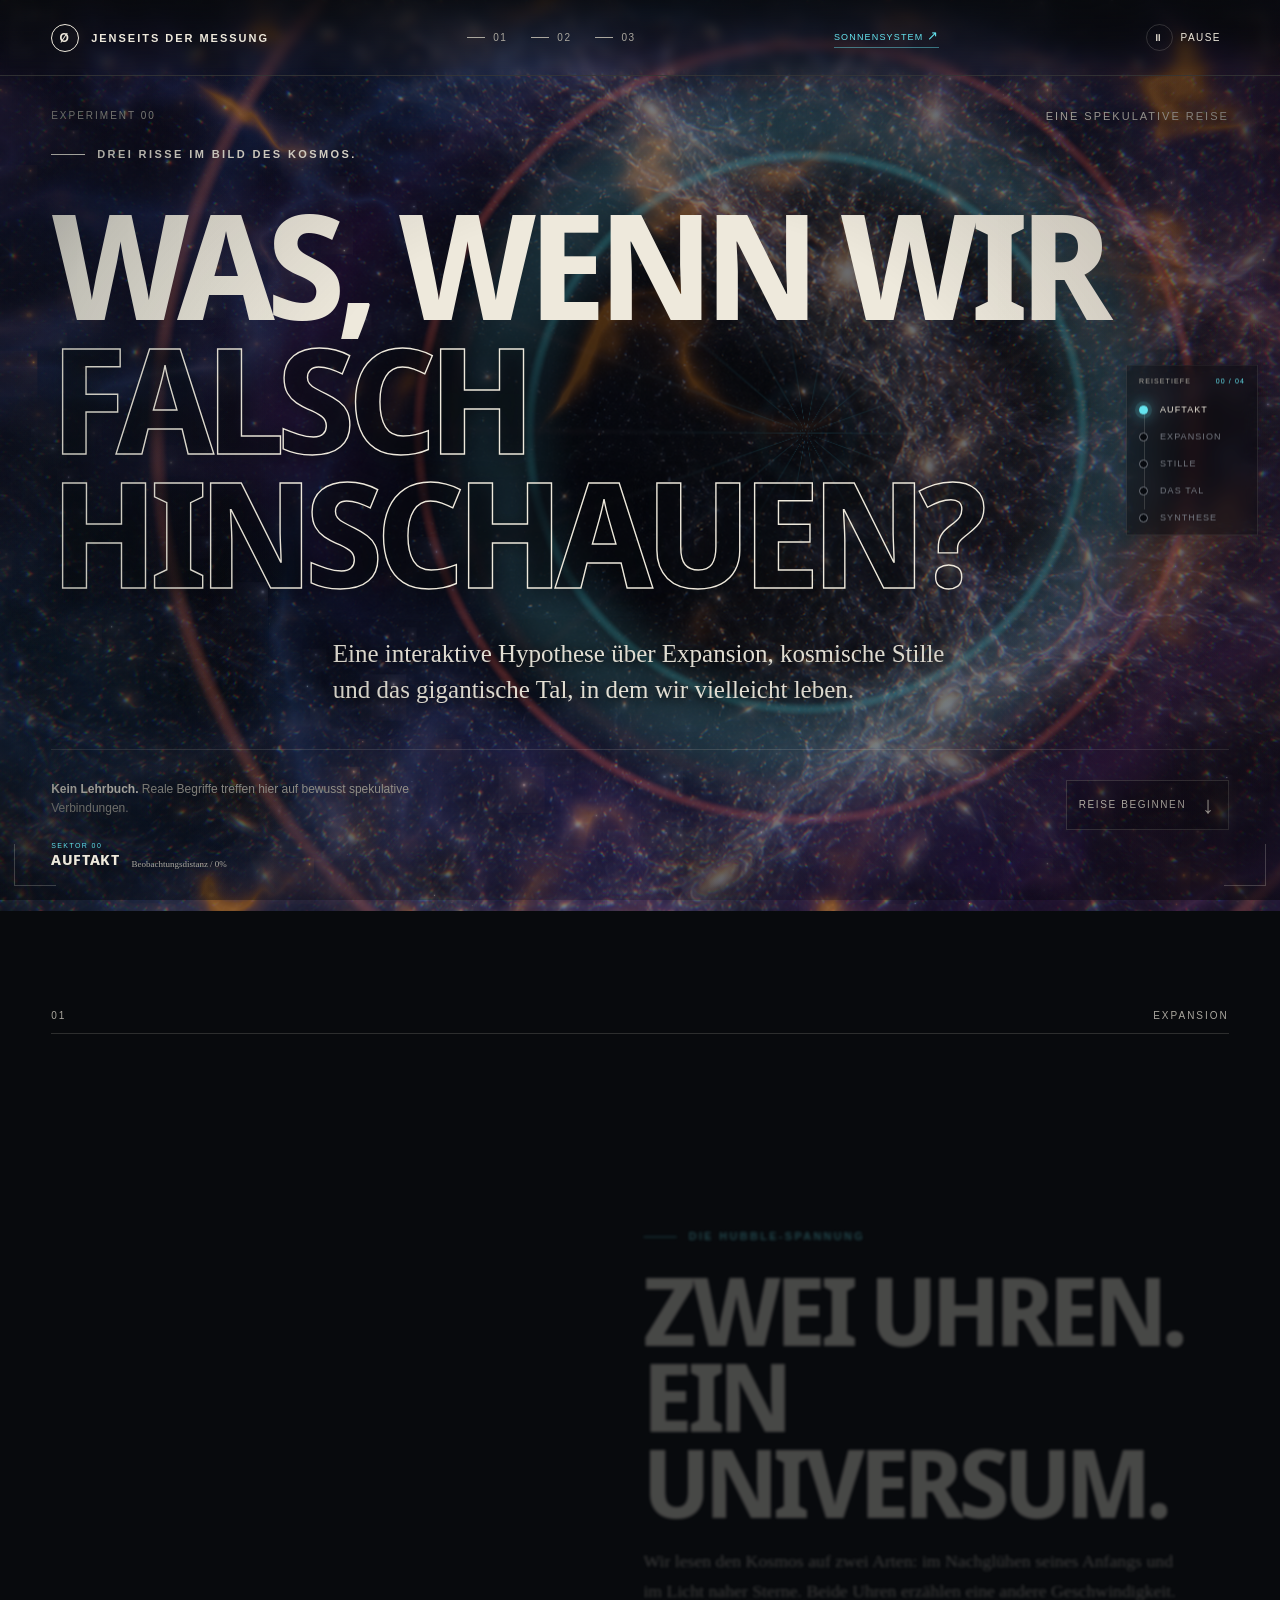
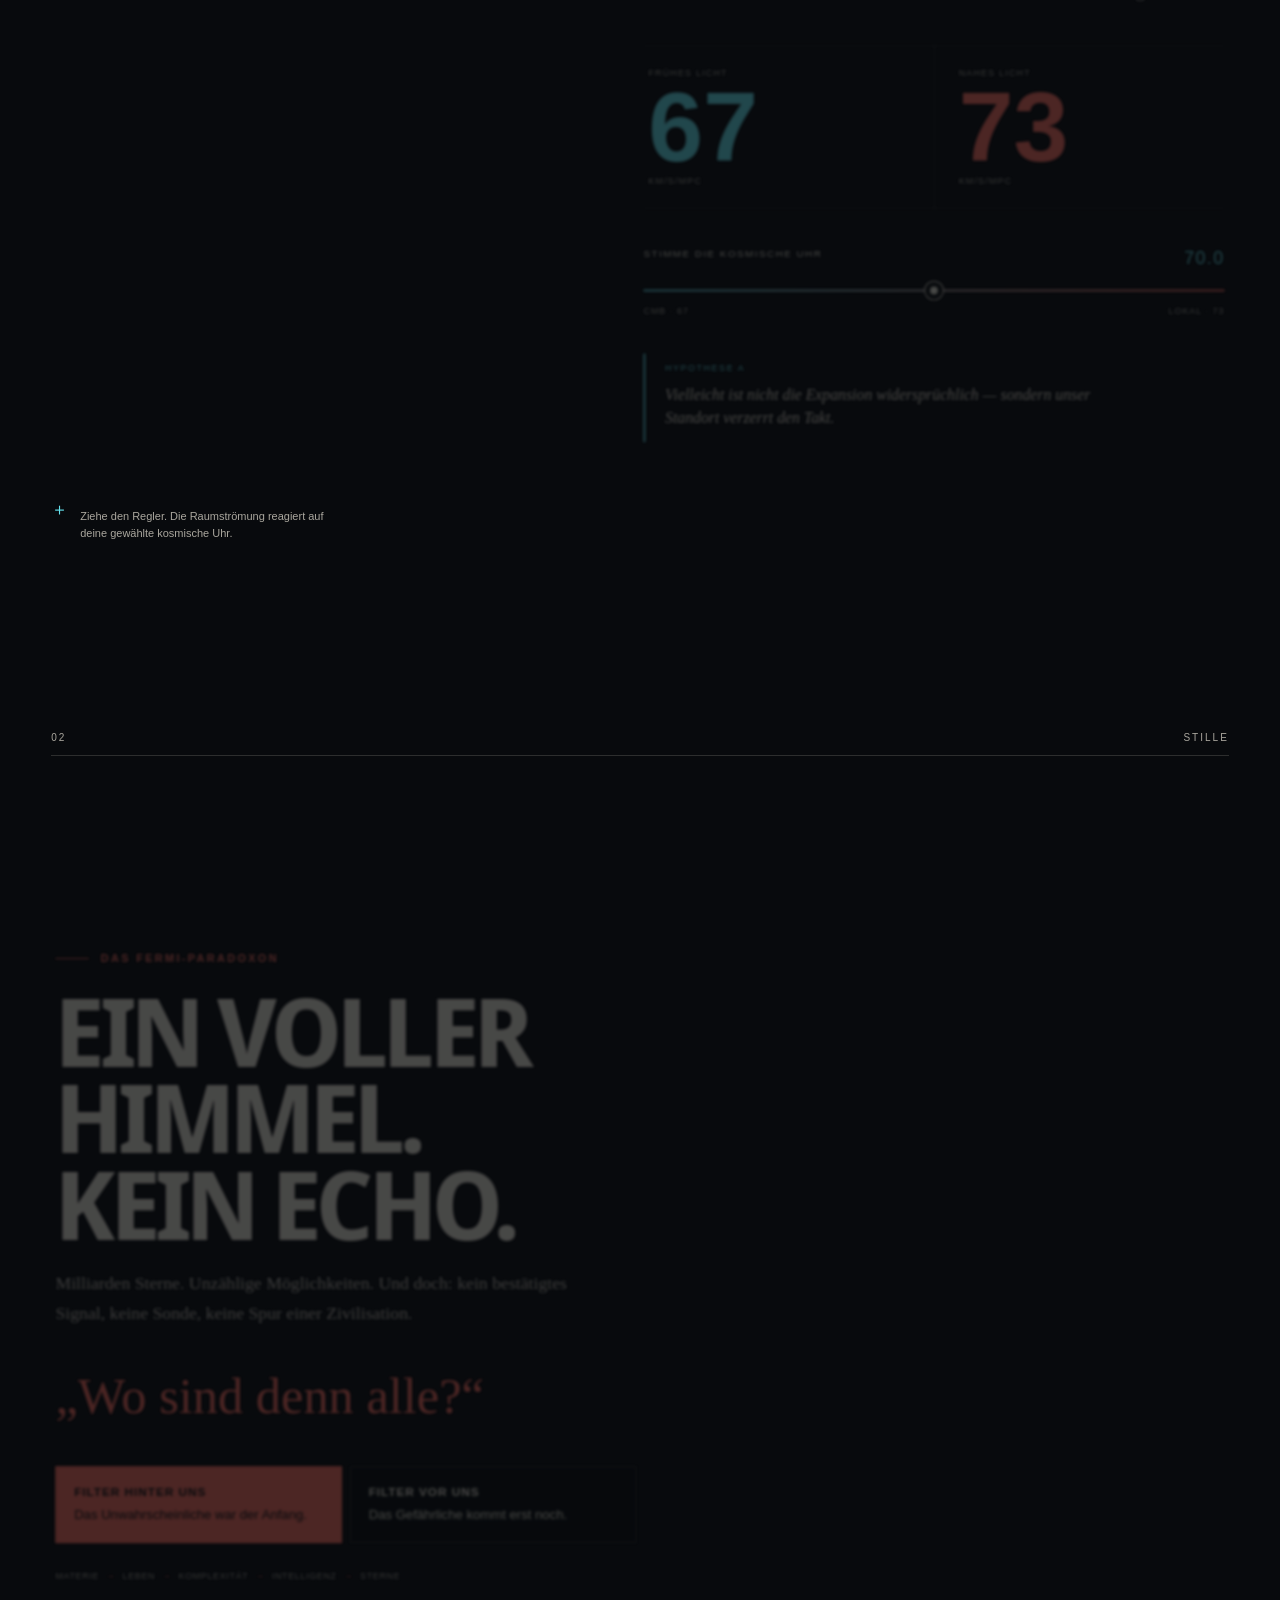
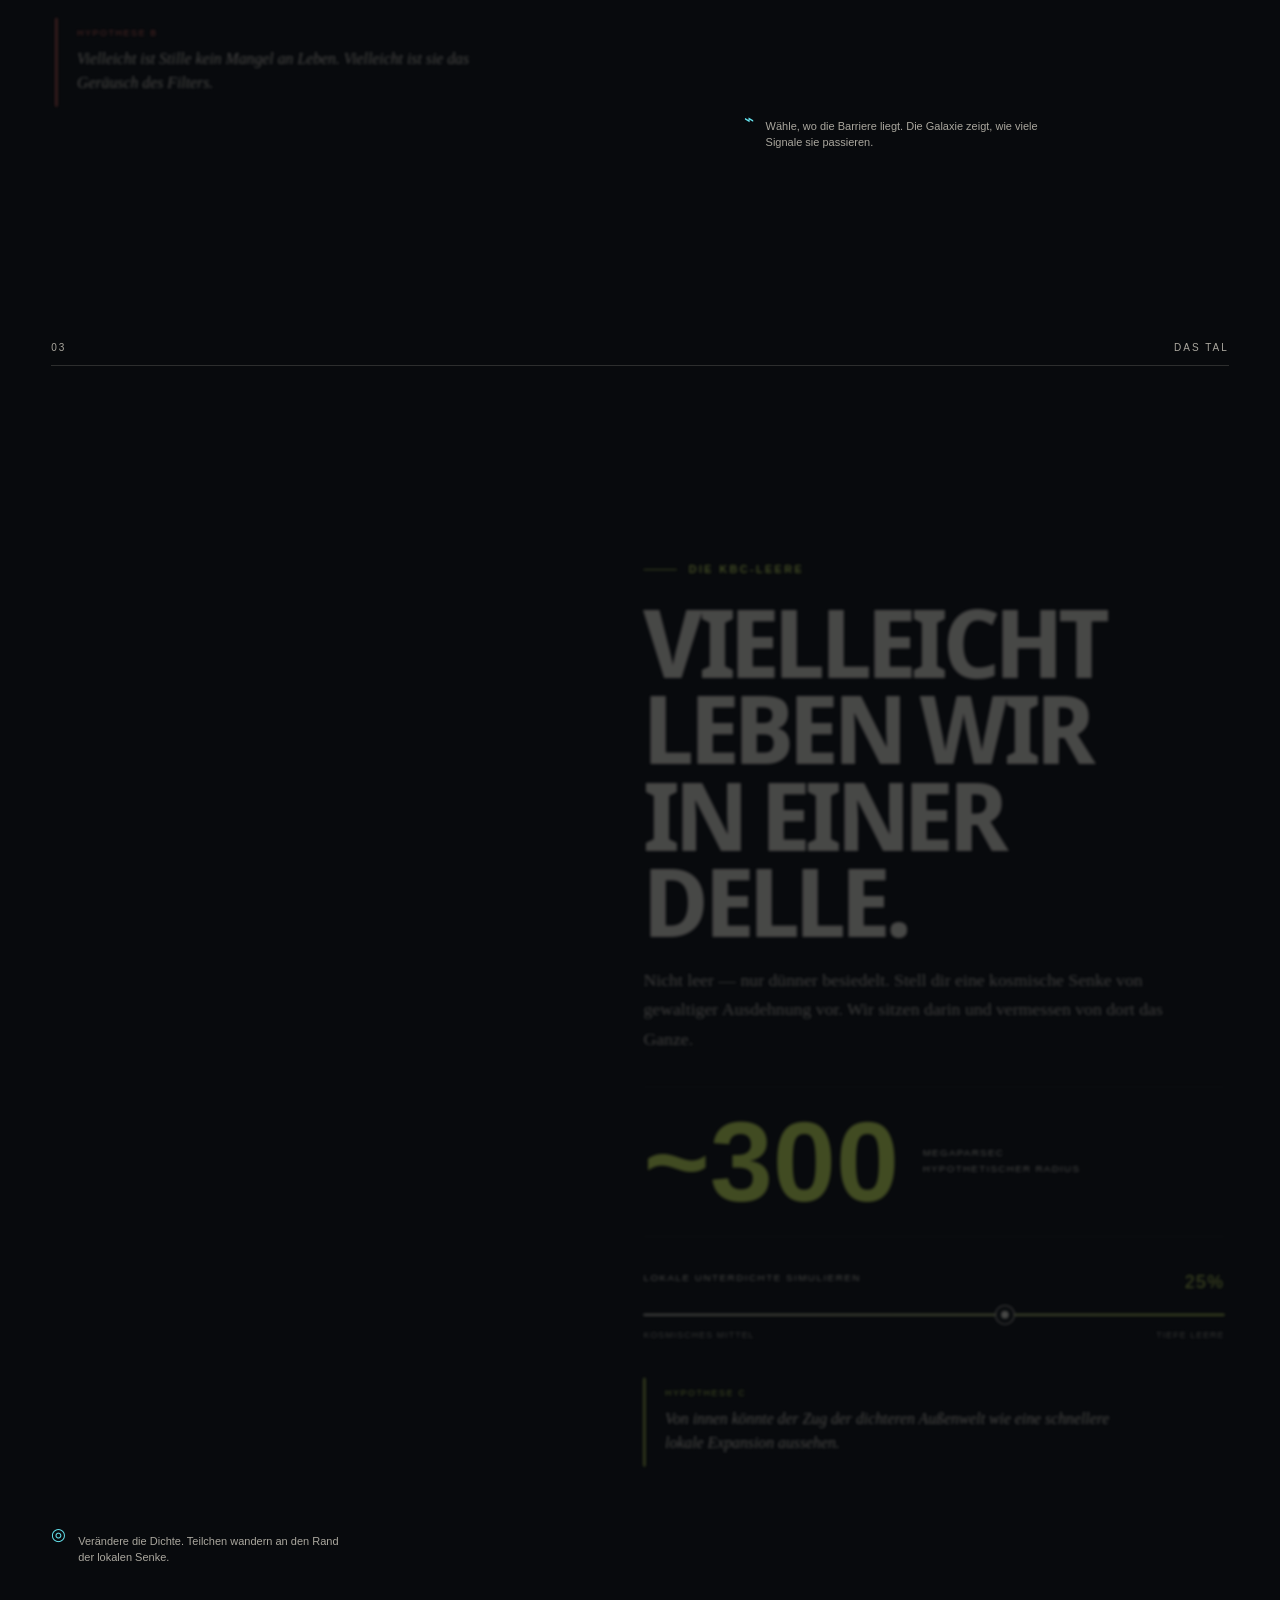
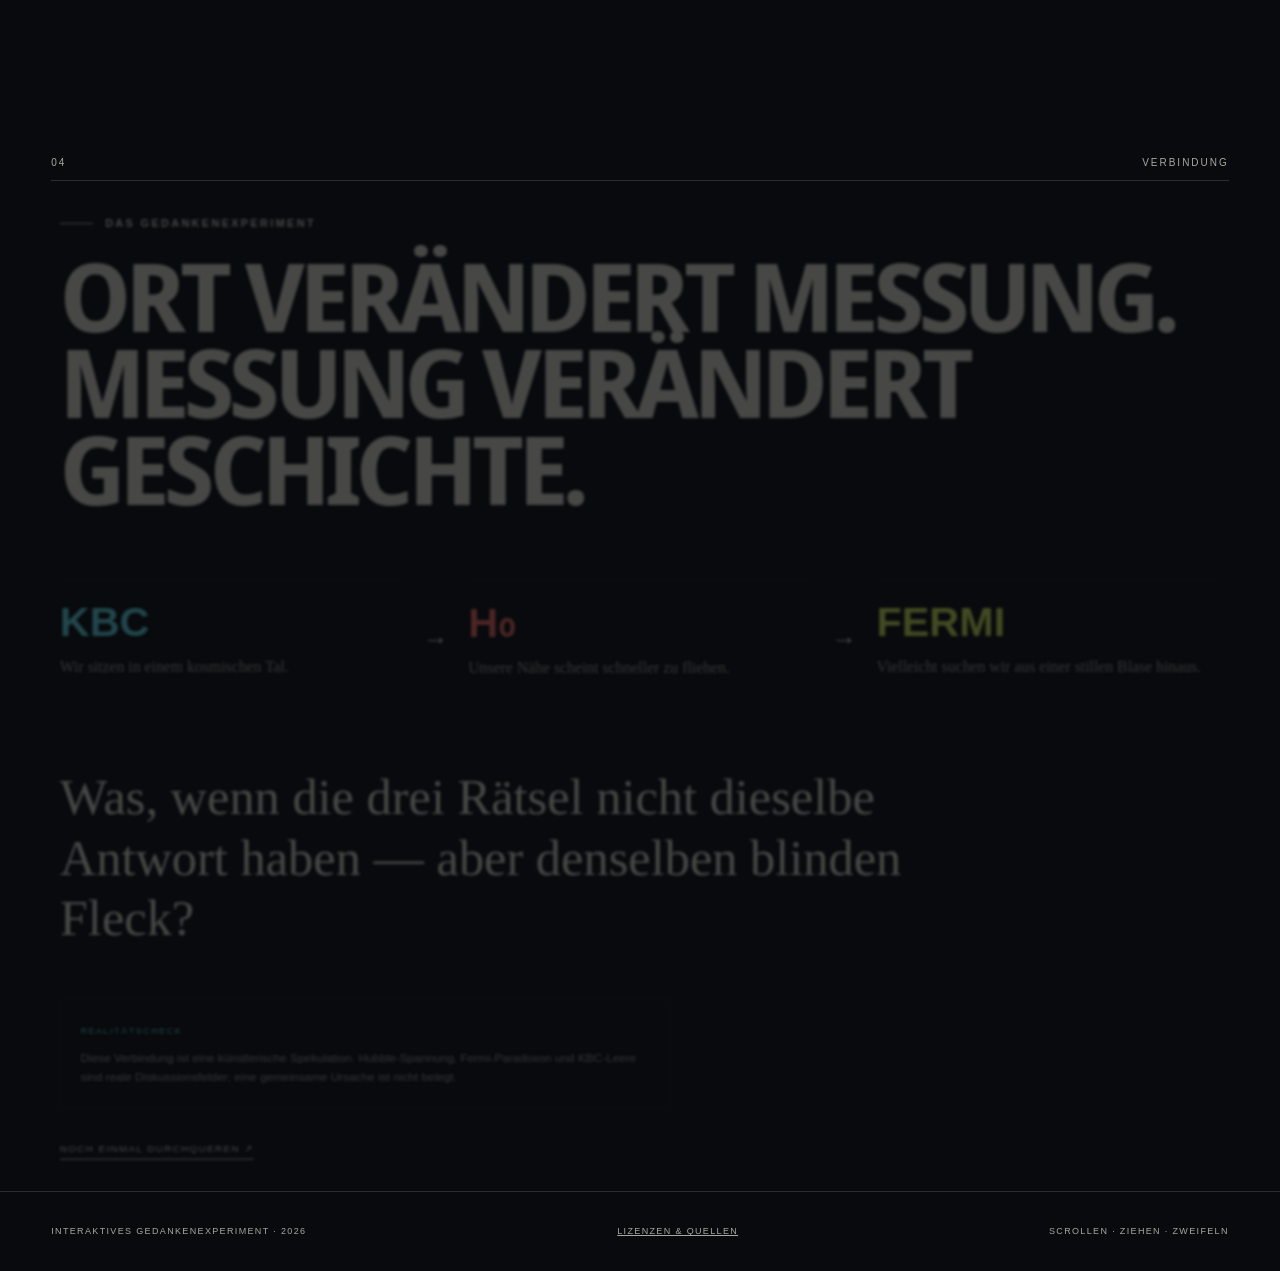
<file: index.html>
<!doctype html>
<html lang="de">
<head>
  <meta charset="utf-8">
  <meta name="viewport" content="width=device-width,initial-scale=1">
  <meta name="theme-color" content="#080a0d">
  <meta name="description" content="Ein spekulatives WebGL-Gedankenexperiment über Hubble-Spannung, Fermi-Paradoxon und KBC-Leere.">
  <title>Jenseits der Messung — ein kosmisches Gedankenexperiment</title>
  <link rel="icon" href="favicon.svg" type="image/svg+xml">
  <link rel="stylesheet" href="styles.css?v=20260812-2">
</head>
<body>
  <canvas id="cosmos" aria-hidden="true"></canvas>
  <div class="noise" aria-hidden="true"></div>
  <div id="webglFallback" class="fallback" hidden>WebGL ist nicht verfügbar. Die Geschichte bleibt lesbar.</div>

  <header class="topbar">
    <a class="brand" href="#start" aria-label="Zum Anfang">
      <span class="brand-mark">Ø</span><span>JENSEITS DER MESSUNG</span>
    </a>
    <nav class="chapter-nav" aria-label="Kapitel">
      <a href="#hubble" data-nav="1"><i></i>01</a>
      <a href="#fermi" data-nav="2"><i></i>02</a>
      <a href="#kbc" data-nav="3"><i></i>03</a>
    </nav>
    <a class="solar-link" href="solar-system.html?v=20260813-34">Sonnensystem <span>↗</span></a>
    <button id="motionToggle" class="motion-toggle" type="button" aria-pressed="false">
      <span class="motion-icon">Ⅱ</span><span class="motion-label">Pause</span>
    </button>
  </header>
  <div class="progress" aria-hidden="true"><span id="progressBar"></span></div>
  <div class="cinematic-frame" aria-hidden="true"></div>
  <aside class="journey-rail" aria-label="Kosmische Reise">
    <div class="journey-heading"><span>REISETIEFE</span><output id="sceneCounter">00 / 04</output></div>
    <div class="journey-track" aria-hidden="true"><i id="journeyFill"></i></div>
    <nav>
      <a href="#start" data-stage="0"><i></i><span>Auftakt</span></a>
      <a href="#hubble" data-stage="1"><i></i><span>Expansion</span></a>
      <a href="#fermi" data-stage="2"><i></i><span>Stille</span></a>
      <a href="#kbc" data-stage="3"><i></i><span>Das Tal</span></a>
      <a href="#synthesis" data-stage="4"><i></i><span>Synthese</span></a>
    </nav>
  </aside>
  <div class="scene-hud" aria-live="polite">
    <span id="sceneCode">SEKTOR 00</span><strong id="sceneTitle">AUFTAKT</strong><small id="sceneDepth">Beobachtungsdistanz · 0%</small>
  </div>
  <div id="navigationHint" class="navigation-hint" role="status">
    <span class="mouse-glyph" aria-hidden="true"><i></i></span>
    <p><strong>Durch den Kosmos reisen</strong><small>Scrollen oder Kapitel wählen</small></p>
    <button type="button" aria-label="Hinweis schließen">×</button>
  </div>

  <main>
    <section id="start" class="chapter hero" data-scene="0">
      <div class="eyebrow"><span>Experiment 00</span><span>Eine spekulative Reise</span></div>
      <div class="hero-copy">
        <p class="kicker">Drei Risse im Bild des Kosmos.</p>
        <h1>Was, wenn wir<br><em>falsch hinschauen?</em></h1>
        <p class="lead">Eine interaktive Hypothese über Expansion, kosmische Stille und das gigantische Tal, in dem wir vielleicht leben.</p>
      </div>
      <div class="hero-bottom">
        <p class="disclaimer"><strong>Kein Lehrbuch.</strong> Reale Begriffe treffen hier auf bewusst spekulative Verbindungen.</p>
        <a class="scroll-cue" href="#hubble"><span>Reise beginnen</span><b>↓</b></a>
      </div>
    </section>

    <section id="hubble" class="chapter story" data-scene="1">
      <div class="section-index"><span>01</span><span>EXPANSION</span></div>
      <article class="story-copy">
        <p class="kicker cyan">Die Hubble-Spannung</p>
        <h2>Zwei Uhren.<br>Ein Universum.</h2>
        <p>Wir lesen den Kosmos auf zwei Arten: im Nachglühen seines Anfangs und im Licht naher Sterne. Beide Uhren erzählen eine andere Geschwindigkeit.</p>
        <div class="measure-pair" aria-label="Vergleich der Hubble-Werte">
          <div><span>frühes Licht</span><strong>67</strong><small>km/s/Mpc</small></div>
          <div><span>nahes Licht</span><strong>73</strong><small>km/s/Mpc</small></div>
        </div>
        <div class="control-block">
          <label for="hubbleRange"><span>Stimme die kosmische Uhr</span><output id="hubbleOutput">70.0</output></label>
          <input id="hubbleRange" type="range" min="67" max="73" value="70" step="0.1">
          <div class="range-labels"><span>CMB · 67</span><span>lokal · 73</span></div>
        </div>
        <aside class="thought"><span>HYPOTHESE A</span><p>Vielleicht ist nicht die Expansion widersprüchlich — sondern unser Standort verzerrt den Takt.</p></aside>
      </article>
      <div class="scene-caption"><span class="crosshair">＋</span><p>Ziehe den Regler. Die Raumströmung reagiert auf deine gewählte kosmische Uhr.</p></div>
    </section>

    <section id="fermi" class="chapter story reverse" data-scene="2">
      <div class="section-index"><span>02</span><span>STILLE</span></div>
      <article class="story-copy">
        <p class="kicker coral">Das Fermi-Paradoxon</p>
        <h2>Ein voller Himmel.<br>Kein Echo.</h2>
        <p>Milliarden Sterne. Unzählige Möglichkeiten. Und doch: kein bestätigtes Signal, keine Sonde, keine Spur einer Zivilisation.</p>
        <blockquote>„Wo sind denn alle?“</blockquote>
        <div class="filter-picker" role="group" aria-label="Position des Great Filters">
          <button type="button" class="active" data-filter="past"><span>Filter hinter uns</span><small>Das Unwahrscheinliche war der Anfang.</small></button>
          <button type="button" data-filter="future"><span>Filter vor uns</span><small>Das Gefährliche kommt erst noch.</small></button>
        </div>
        <div class="evolution" aria-label="Stufen möglicher Entwicklung">
          <span>Materie</span><i>→</i><span>Leben</span><i>→</i><span>Komplexität</span><i>→</i><span>Intelligenz</span><i>→</i><span>Sterne</span>
        </div>
        <aside class="thought"><span>HYPOTHESE B</span><p>Vielleicht ist Stille kein Mangel an Leben. Vielleicht ist sie das Geräusch des Filters.</p></aside>
      </article>
      <div class="scene-caption"><span class="crosshair">⌁</span><p>Wähle, wo die Barriere liegt. Die Galaxie zeigt, wie viele Signale sie passieren.</p></div>
    </section>

    <section id="kbc" class="chapter story" data-scene="3">
      <div class="section-index"><span>03</span><span>DAS TAL</span></div>
      <article class="story-copy">
        <p class="kicker acid">Die KBC-Leere</p>
        <h2>Vielleicht leben wir<br>in einer Delle.</h2>
        <p>Nicht leer — nur dünner besiedelt. Stell dir eine kosmische Senke von gewaltiger Ausdehnung vor. Wir sitzen darin und vermessen von dort das Ganze.</p>
        <div class="void-stat"><strong>~300</strong><span>Megaparsec<br>hypothetischer Radius</span></div>
        <div class="control-block acid-control">
          <label for="densityRange"><span>Lokale Unterdichte simulieren</span><output id="densityOutput">25%</output></label>
          <input id="densityRange" type="range" min="0" max="40" value="25" step="1">
          <div class="range-labels"><span>kosmisches Mittel</span><span>tiefe Leere</span></div>
        </div>
        <aside class="thought"><span>HYPOTHESE C</span><p>Von innen könnte der Zug der dichteren Außenwelt wie eine schnellere lokale Expansion aussehen.</p></aside>
      </article>
      <div class="scene-caption"><span class="crosshair">◎</span><p>Verändere die Dichte. Teilchen wandern an den Rand der lokalen Senke.</p></div>
    </section>

    <section id="synthesis" class="chapter finale" data-scene="4">
      <div class="section-index"><span>04</span><span>VERBINDUNG</span></div>
      <div class="finale-copy">
        <p class="kicker">Das Gedankenexperiment</p>
        <h2>Ort verändert Messung.<br>Messung verändert Geschichte.</h2>
        <div class="conjecture" aria-label="Spekulative Verbindung">
          <div><b>KBC</b><span>Wir sitzen in einem kosmischen Tal.</span></div><i>→</i>
          <div><b>H₀</b><span>Unsere Nähe scheint schneller zu fliehen.</span></div><i>→</i>
          <div><b>FERMI</b><span>Vielleicht suchen wir aus einer stillen Blase hinaus.</span></div>
        </div>
        <p class="big-question">Was, wenn die drei Rätsel nicht dieselbe Antwort haben — aber denselben blinden Fleck?</p>
        <div class="reality-check">
          <span>REALITÄTSCHECK</span>
          <p>Diese Verbindung ist eine künstlerische Spekulation. Hubble-Spannung, Fermi-Paradoxon und KBC-Leere sind reale Diskussionsfelder; eine gemeinsame Ursache ist nicht belegt.</p>
        </div>
        <a class="restart" href="#start">Noch einmal durchqueren ↗</a>
      </div>
    </section>
  </main>

  <footer><span>Interaktives Gedankenexperiment · 2026</span><span><a href="lizenzen.html">Lizenzen &amp; Quellen</a></span><span>Scrollen · Ziehen · Zweifeln</span></footer>
  <script src="app.js?v=20260812-2"></script>
</body>
</html>
</file>
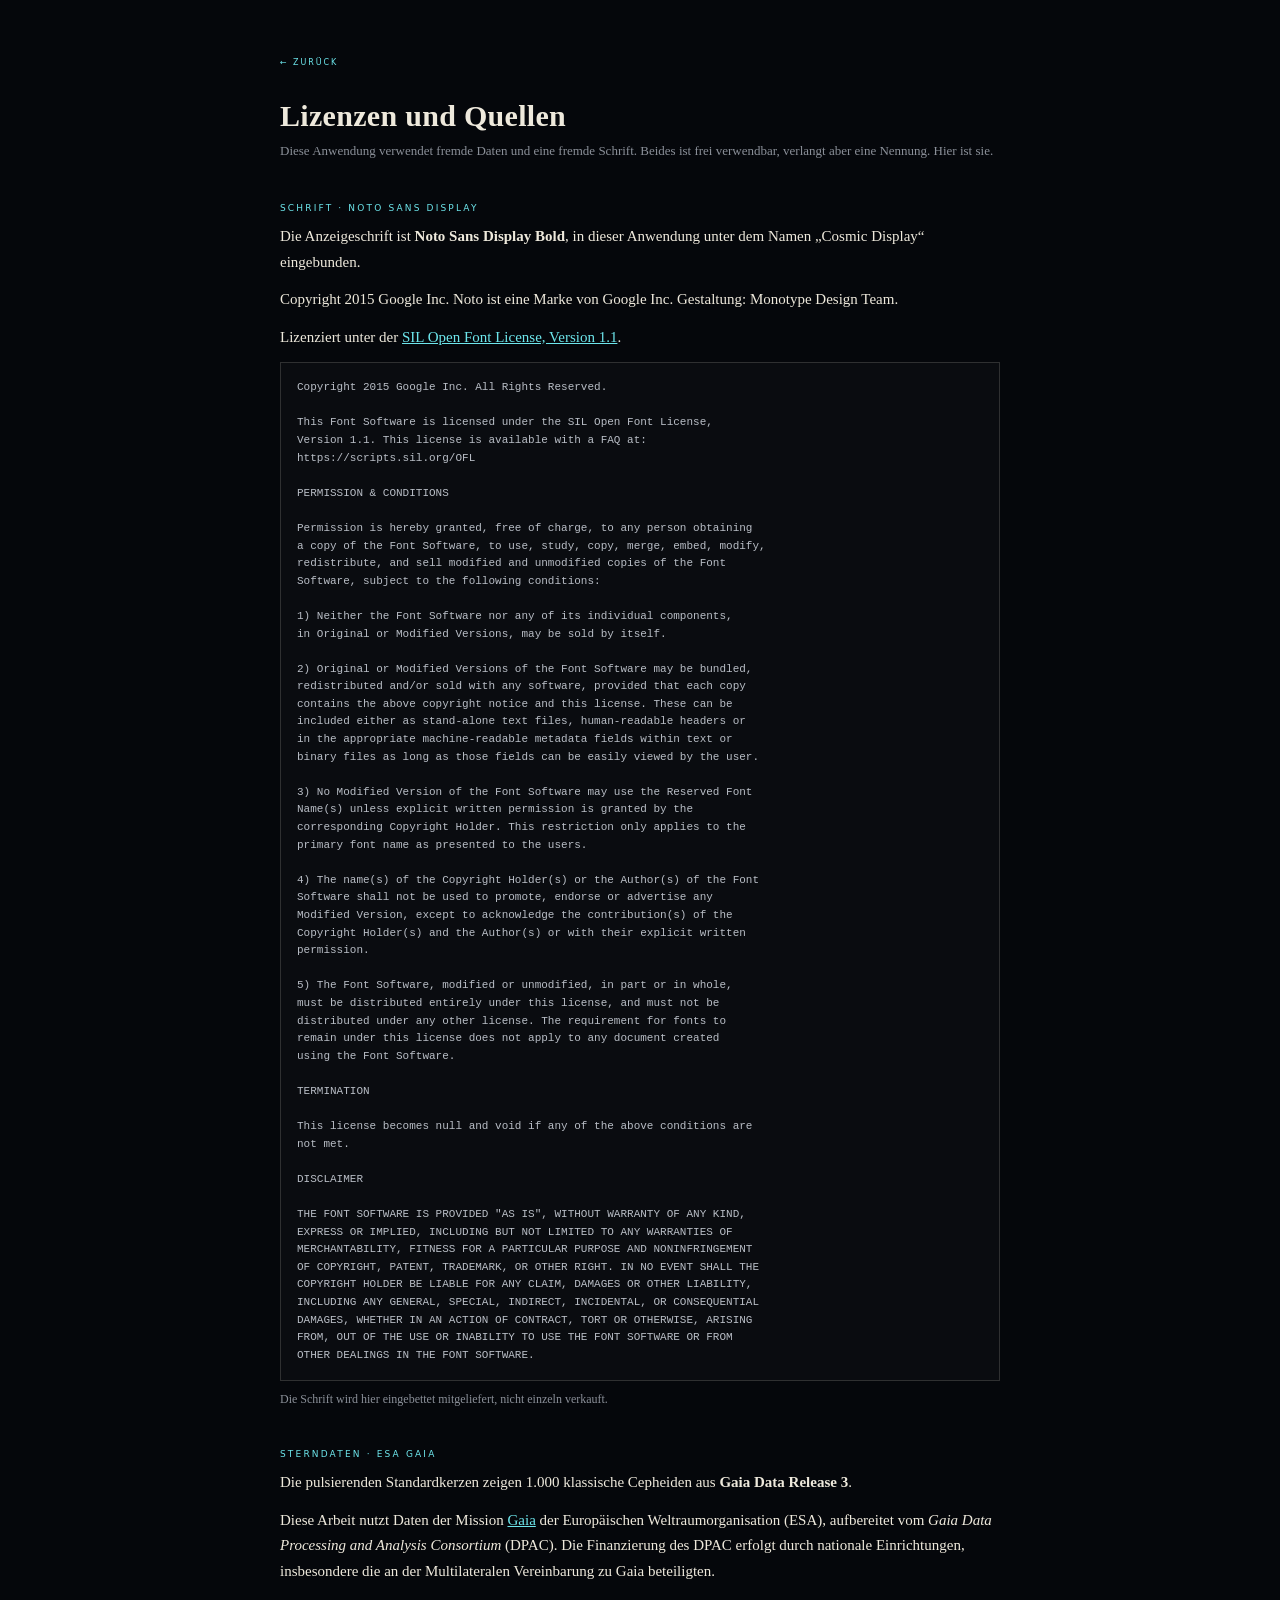
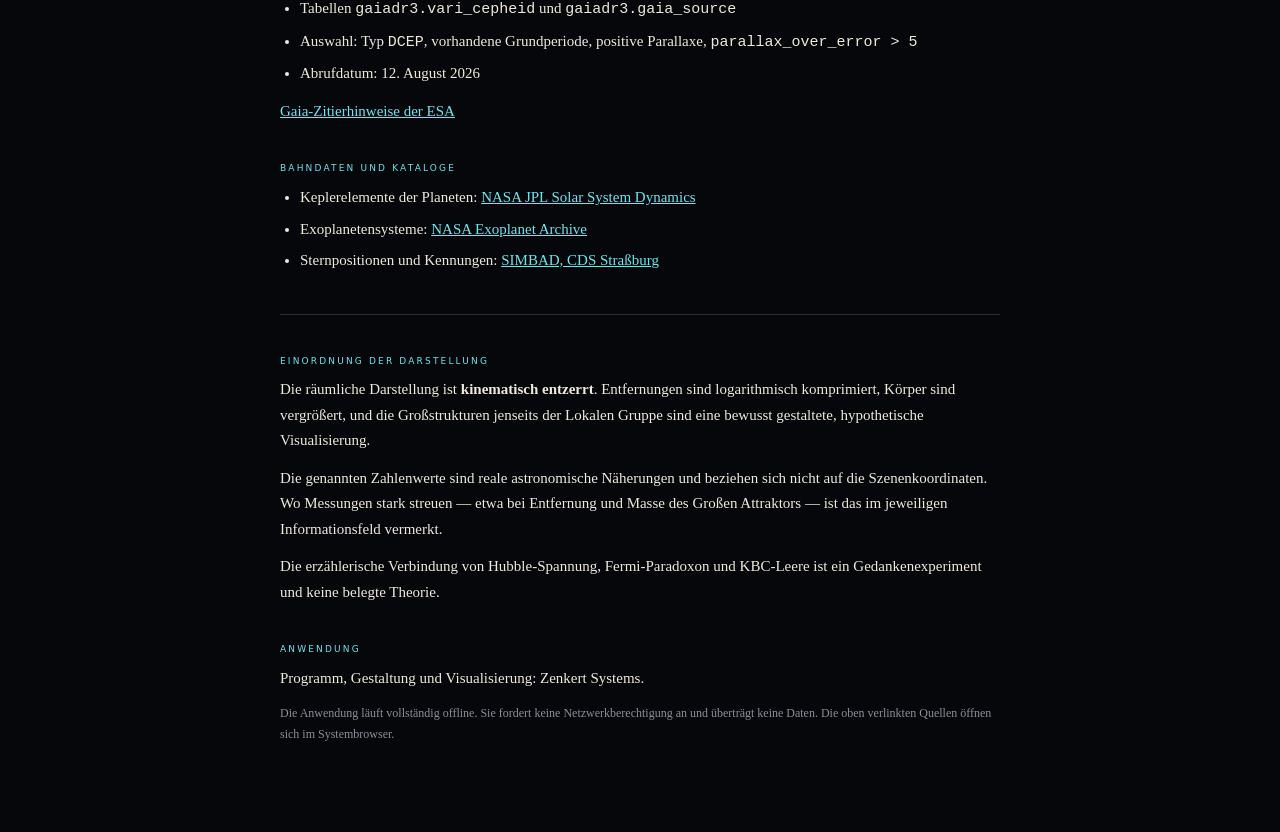
<file: lizenzen.html>
<!doctype html><html lang="de"><head><meta charset="utf-8"><meta name="viewport" content="width=device-width,initial-scale=1"><meta name="theme-color" content="#05070b"><title>Lizenzen und Quellen — Kosmos Explorer</title><link rel="icon" href="favicon.svg" type="image/svg+xml">
<style>
:root{--paper:#eee9dc;--muted:#8b9099;--cyan:#6de6ec;--line:rgba(238,233,220,.16)}
*{box-sizing:border-box}
body{margin:0;padding:48px 22px 90px;background:#05070b;color:var(--paper);font:15px/1.7 Georgia,serif;-webkit-text-size-adjust:100%}
main{max-width:720px;margin:0 auto}
a{color:var(--cyan)}
.back{display:inline-block;margin-bottom:32px;font:8px/1 system-ui,sans-serif;letter-spacing:.24em;text-transform:uppercase;text-decoration:none;color:var(--cyan)}
h1{margin:0 0 6px;font-size:30px;letter-spacing:.01em;line-height:1.15}
.lead{margin:0 0 40px;color:var(--muted);font-size:13px}
h2{margin:38px 0 10px;font:9px/1.4 system-ui,sans-serif;letter-spacing:.24em;text-transform:uppercase;color:var(--cyan)}
p{margin:0 0 12px}
small{display:block;margin-top:8px;color:var(--muted);font-size:12px}
pre{margin:12px 0 0;padding:16px;border:1px solid var(--line);background:rgba(255,255,255,.02);white-space:pre-wrap;font:11px/1.6 ui-monospace,Menlo,Consolas,monospace;color:#b9bec6;overflow-x:auto}
ul{margin:0 0 12px;padding-left:20px}
li{margin-bottom:6px}
hr{margin:40px 0;border:0;border-top:1px solid var(--line)}
</style></head><body><main>
<a class="back" href="index.html">← Zurück</a>
<h1>Lizenzen und Quellen</h1>
<p class="lead">Diese Anwendung verwendet fremde Daten und eine fremde Schrift. Beides ist frei verwendbar, verlangt aber eine Nennung. Hier ist sie.</p>

<h2>Schrift · Noto Sans Display</h2>
<p>Die Anzeigeschrift ist <strong>Noto Sans Display Bold</strong>, in dieser Anwendung unter dem Namen „Cosmic Display“ eingebunden.</p>
<p>Copyright 2015 Google Inc. Noto ist eine Marke von Google Inc. Gestaltung: Monotype Design Team.</p>
<p>Lizenziert unter der <a href="https://scripts.sil.org/OFL" target="_blank" rel="noreferrer">SIL Open Font License, Version 1.1</a>.</p>
<pre>Copyright 2015 Google Inc. All Rights Reserved.

This Font Software is licensed under the SIL Open Font License,
Version 1.1. This license is available with a FAQ at:
https://scripts.sil.org/OFL

PERMISSION &amp; CONDITIONS

Permission is hereby granted, free of charge, to any person obtaining
a copy of the Font Software, to use, study, copy, merge, embed, modify,
redistribute, and sell modified and unmodified copies of the Font
Software, subject to the following conditions:

1) Neither the Font Software nor any of its individual components,
in Original or Modified Versions, may be sold by itself.

2) Original or Modified Versions of the Font Software may be bundled,
redistributed and/or sold with any software, provided that each copy
contains the above copyright notice and this license. These can be
included either as stand-alone text files, human-readable headers or
in the appropriate machine-readable metadata fields within text or
binary files as long as those fields can be easily viewed by the user.

3) No Modified Version of the Font Software may use the Reserved Font
Name(s) unless explicit written permission is granted by the
corresponding Copyright Holder. This restriction only applies to the
primary font name as presented to the users.

4) The name(s) of the Copyright Holder(s) or the Author(s) of the Font
Software shall not be used to promote, endorse or advertise any
Modified Version, except to acknowledge the contribution(s) of the
Copyright Holder(s) and the Author(s) or with their explicit written
permission.

5) The Font Software, modified or unmodified, in part or in whole,
must be distributed entirely under this license, and must not be
distributed under any other license. The requirement for fonts to
remain under this license does not apply to any document created
using the Font Software.

TERMINATION

This license becomes null and void if any of the above conditions are
not met.

DISCLAIMER

THE FONT SOFTWARE IS PROVIDED "AS IS", WITHOUT WARRANTY OF ANY KIND,
EXPRESS OR IMPLIED, INCLUDING BUT NOT LIMITED TO ANY WARRANTIES OF
MERCHANTABILITY, FITNESS FOR A PARTICULAR PURPOSE AND NONINFRINGEMENT
OF COPYRIGHT, PATENT, TRADEMARK, OR OTHER RIGHT. IN NO EVENT SHALL THE
COPYRIGHT HOLDER BE LIABLE FOR ANY CLAIM, DAMAGES OR OTHER LIABILITY,
INCLUDING ANY GENERAL, SPECIAL, INDIRECT, INCIDENTAL, OR CONSEQUENTIAL
DAMAGES, WHETHER IN AN ACTION OF CONTRACT, TORT OR OTHERWISE, ARISING
FROM, OUT OF THE USE OR INABILITY TO USE THE FONT SOFTWARE OR FROM
OTHER DEALINGS IN THE FONT SOFTWARE.</pre>
<small>Die Schrift wird hier eingebettet mitgeliefert, nicht einzeln verkauft.</small>

<h2>Sterndaten · ESA Gaia</h2>
<p>Die pulsierenden Standardkerzen zeigen 1.000 klassische Cepheiden aus <strong>Gaia Data Release 3</strong>.</p>
<p>Diese Arbeit nutzt Daten der Mission <a href="https://www.cosmos.esa.int/gaia" target="_blank" rel="noreferrer">Gaia</a> der Europäischen Weltraumorganisation (ESA), aufbereitet vom <em>Gaia Data Processing and Analysis Consortium</em> (DPAC). Die Finanzierung des DPAC erfolgt durch nationale Einrichtungen, insbesondere die an der Multilateralen Vereinbarung zu Gaia beteiligten.</p>
<ul>
<li>Tabellen <code>gaiadr3.vari_cepheid</code> und <code>gaiadr3.gaia_source</code></li>
<li>Auswahl: Typ <code>DCEP</code>, vorhandene Grundperiode, positive Parallaxe, <code>parallax_over_error &gt; 5</code></li>
<li>Abrufdatum: 12. August 2026</li>
</ul>
<p><a href="https://gea.esac.esa.int/archive/documentation/credits.html" target="_blank" rel="noreferrer">Gaia-Zitierhinweise der ESA</a></p>

<h2>Bahndaten und Kataloge</h2>
<ul>
<li>Keplerelemente der Planeten: <a href="https://ssd.jpl.nasa.gov/planets/approx_pos.html" target="_blank" rel="noreferrer">NASA JPL Solar System Dynamics</a></li>
<li>Exoplanetensysteme: <a href="https://exoplanetarchive.ipac.caltech.edu/" target="_blank" rel="noreferrer">NASA Exoplanet Archive</a></li>
<li>Sternpositionen und Kennungen: <a href="https://simbad.cds.unistra.fr/" target="_blank" rel="noreferrer">SIMBAD, CDS Straßburg</a></li>
</ul>

<hr>

<h2>Einordnung der Darstellung</h2>
<p>Die räumliche Darstellung ist <strong>kinematisch entzerrt</strong>. Entfernungen sind logarithmisch komprimiert, Körper sind vergrößert, und die Großstrukturen jenseits der Lokalen Gruppe sind eine bewusst gestaltete, hypothetische Visualisierung.</p>
<p>Die genannten Zahlenwerte sind reale astronomische Näherungen und beziehen sich nicht auf die Szenenkoordinaten. Wo Messungen stark streuen — etwa bei Entfernung und Masse des Großen Attraktors — ist das im jeweiligen Informationsfeld vermerkt.</p>
<p>Die erzählerische Verbindung von Hubble-Spannung, Fermi-Paradoxon und KBC-Leere ist ein Gedankenexperiment und keine belegte Theorie.</p>

<h2>Anwendung</h2>
<p>Programm, Gestaltung und Visualisierung: Zenkert Systems.</p>
<small>Die Anwendung läuft vollständig offline. Sie fordert keine Netzwerkberechtigung an und überträgt keine Daten. Die oben verlinkten Quellen öffnen sich im Systembrowser.</small>
</main></body></html>
</file>
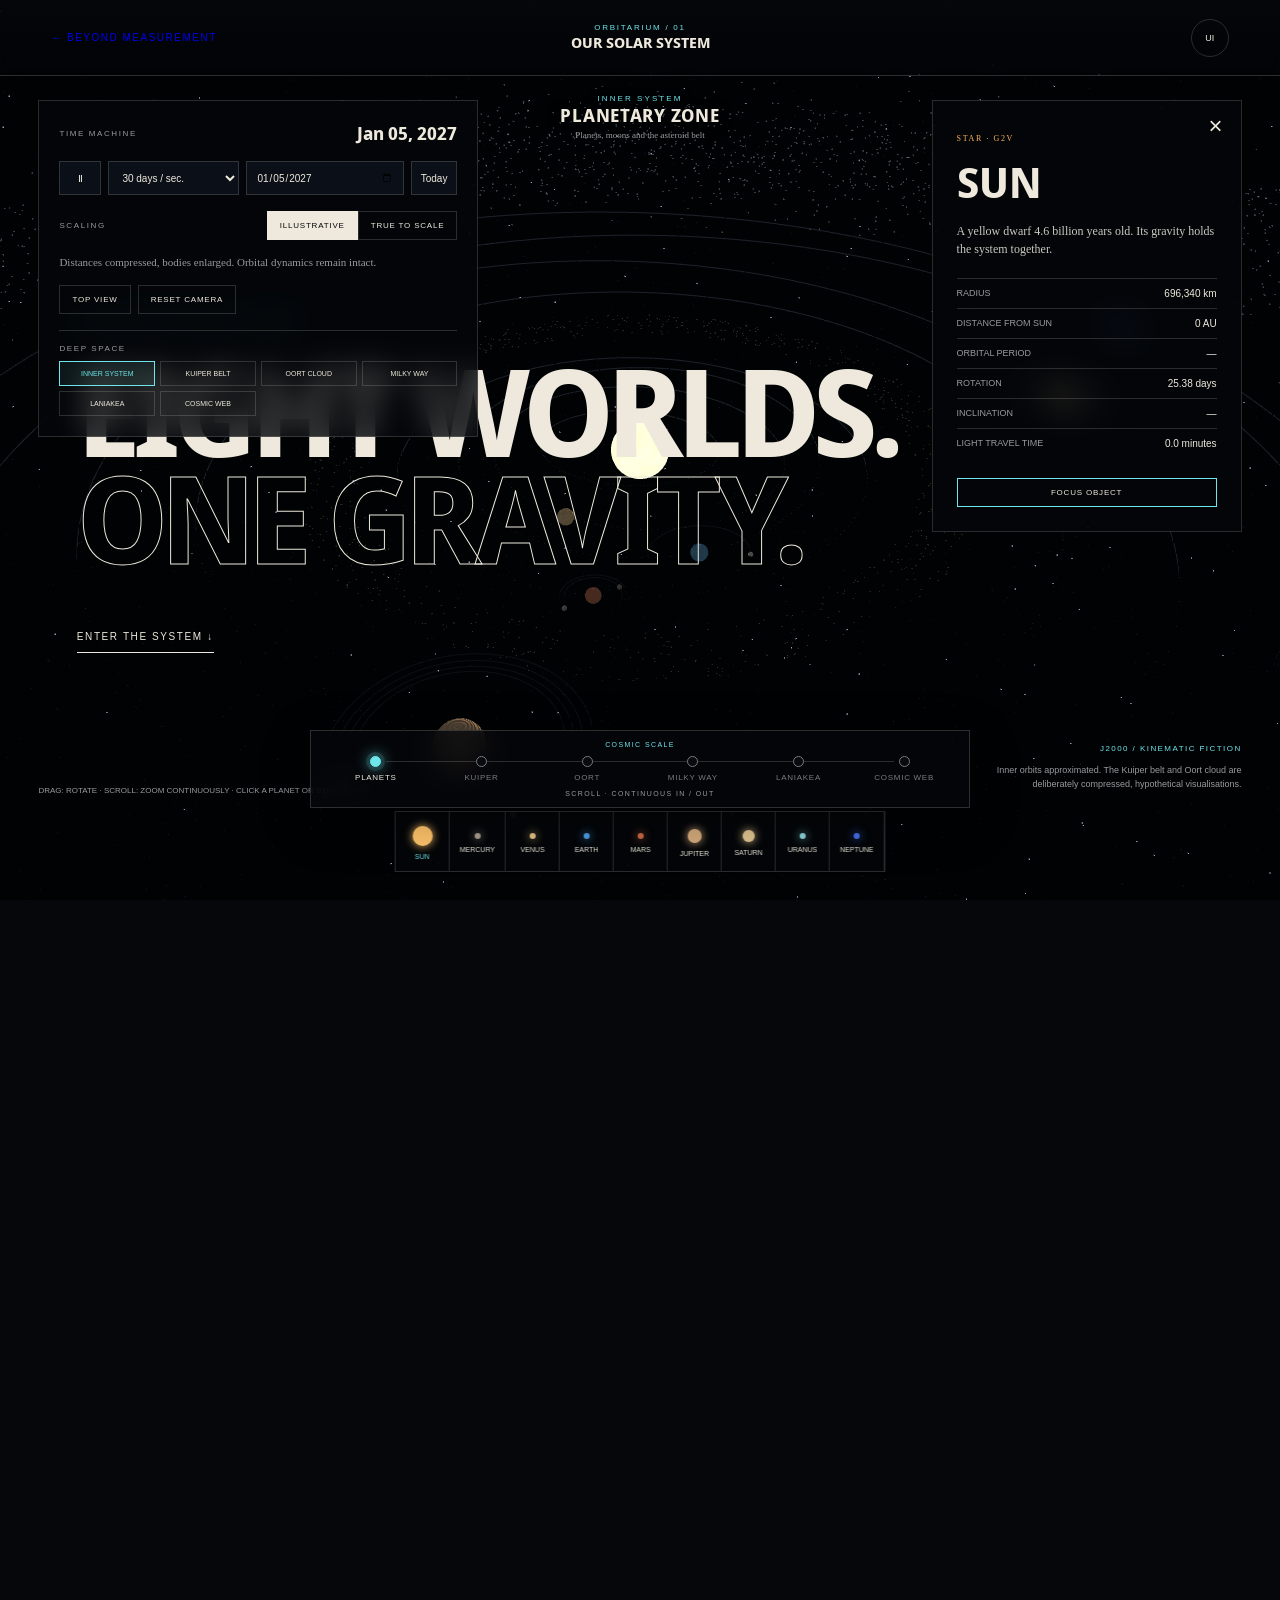
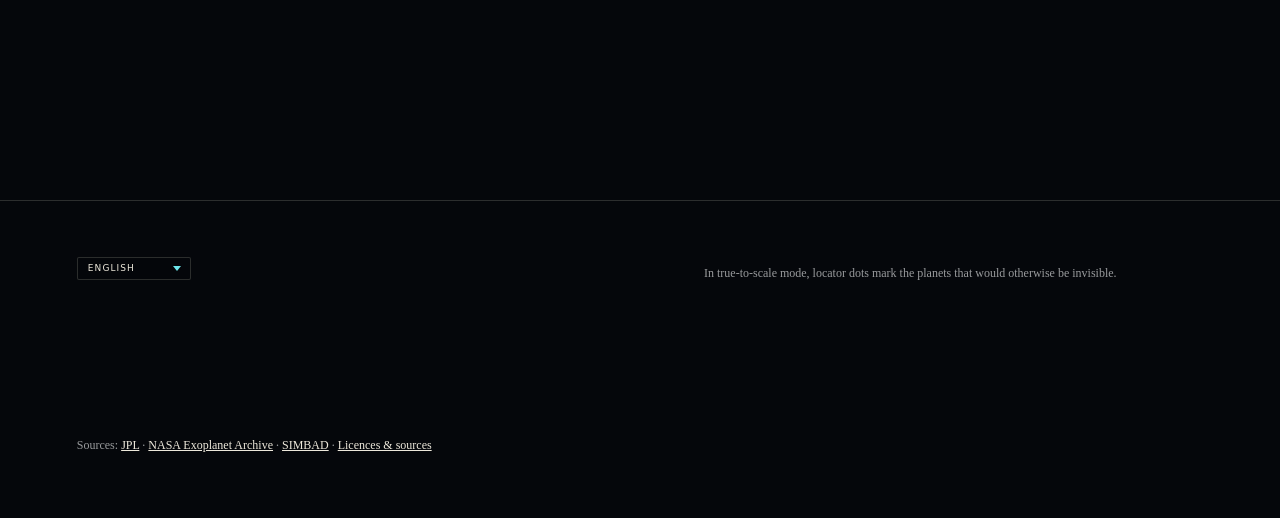
<file: solar-system.html>
<!doctype html><html lang="de"><head><meta charset="utf-8"><meta name="viewport" content="width=device-width,initial-scale=1"><meta name="theme-color" content="#05070b"><title>Das Sonnensystem — WebGL-Orbitarium</title><link rel="icon" href="favicon.svg" type="image/svg+xml"><link rel="stylesheet" href="solar-system.css?v=20260813-34"><script src="i18n.js?v=20260813-34"></script></head><body>
<canvas id="solarCanvas" aria-label="Interaktive dreidimensionale Darstellung des Sonnensystems"></canvas><div id="fallback" class="fallback" hidden data-i18n="webgl.missing">WebGL ist nicht verfügbar.</div><div id="moonTooltip" class="moon-tooltip" role="tooltip" hidden><span></span><strong></strong></div>
<header class="solar-header"><a class="back" href="index.html" data-i18n="hdr.back">← Jenseits der Messung</a><div class="title"><span data-i18n="hdr.eyebrow">ORBITARIUM / 01</span><strong data-i18n="hdr.title">Unser Sonnensystem</strong></div><button id="mobileControlsToggle" class="mobile-controls-toggle" type="button" aria-expanded="false" aria-controls="controlPanel" data-i18n="hdr.controls">Steuerung</button><button id="uiToggle" class="icon-button" type="button" aria-expanded="true">UI</button></header>
<main><section class="intro"><p data-i18n="intro.kicker">Eine spekulative WebGL-Reise</p><h1 data-i18n-html="intro.h1">Acht Welten.<br><em>Eine Schwerkraft.</em></h1><button id="enterButton" type="button" data-i18n="intro.enter">System betreten ↓</button></section>
<aside id="controlPanel" class="controls"><div class="panel-head"><span data-i18n="ctl.timemachine">ZEITMASCHINE</span><output id="dateReadout">—</output></div><div class="transport"><button id="playButton" type="button" aria-label="Simulation pausieren">Ⅱ</button><select id="speedSelect" aria-label="Geschwindigkeit"><option value="1" data-i18n="ctl.speed1">1 Tag / Sek.</option><option value="30" selected data-i18n="ctl.speed30">30 Tage / Sek.</option><option value="365.25" data-i18n="ctl.speed365">1 Jahr / Sek.</option></select><input id="dateInput" type="date"><button id="todayButton" type="button" data-i18n="ctl.today">Heute</button></div><div class="mode-row"><span data-i18n="ctl.scaling">SKALIERUNG</span><div class="segmented"><button class="active" data-scale="visual" type="button" data-i18n="ctl.visual">Anschaulich</button><button data-scale="physical" type="button" data-i18n="ctl.physical">Maßstabstreu</button></div></div><p id="scaleNote" data-i18n="ctl.note.visual">Distanzen komprimiert, Körper vergrößert. Bahndynamik bleibt erhalten.</p><div class="view-row"><button id="topButton" type="button" data-i18n="ctl.top">Draufsicht</button><button id="resetButton" type="button" data-i18n="ctl.reset">Kamera zurücksetzen</button></div><div class="deep-nav" aria-label="Kosmische Regionen"><span data-i18n="ctl.deepspace">TIEFENRAUM</span><div><button type="button" data-region="inner" class="active" data-i18n="reg.inner">Inneres System</button><button type="button" data-region="kuiper" data-i18n="reg.kuiper">Kuipergürtel</button><button type="button" data-region="oort" data-i18n="reg.oort">Oortsche Wolke</button><button type="button" data-region="milkyway" data-i18n="reg.milkyway">Milchstraße</button><button type="button" data-region="laniakea" data-i18n="reg.laniakea">Laniakea</button><button type="button" data-region="cosmicweb" data-i18n="reg.cosmicweb">Kosmisches Netz</button></div></div></aside>
<aside id="infoPanel" class="info" aria-live="polite"><button id="closeInfo" type="button">×</button><p id="bodyClass">STERN · G2V</p><h2 id="bodyName">Sonne</h2><p id="bodyDescription">Das Gravitationszentrum unseres Systems.</p><dl><div><dt data-i18n="info.radius">Radius</dt><dd id="radiusValue">696.340 km</dd></div><div><dt id="distanceLabel" data-i18n="info.distance">Sonnenabstand</dt><dd id="distanceValue">0 AU</dd></div><div><dt data-i18n="info.period">Umlaufzeit</dt><dd id="periodValue">—</dd></div><div><dt data-i18n="info.rotation">Rotation</dt><dd id="rotationValue">25–35 Tage</dd></div><div><dt data-i18n="info.inclination">Bahnneigung</dt><dd id="inclinationValue">—</dd></div><div><dt data-i18n="info.light">Lichtlaufzeit</dt><dd id="lightValue">0 Minuten</dd></div></dl><button id="focusButton" type="button" data-i18n="info.focus">Objekt fokussieren</button><section id="moonSection" class="moon-section" hidden><div class="moon-head"><span data-i18n="info.moonsystem">MONDSYSTEM</span><strong id="moonCount">0</strong></div><div id="moonList" class="moon-list"></div></section></aside>
<aside id="candleControl" class="candle-control" aria-label="Astronomische Standardkerzen"><div><i></i><span data-i18n="candle.label">ASTRONOMISCHE KERZEN</span><strong id="candleStatus" data-i18n="candle.loading">GAIA-KATALOG LÄDT …</strong></div><button id="candleToggle" class="active" type="button" aria-pressed="true"><span id="candleMode" data-i18n="candle.visible">SICHTBAR</span></button><small data-i18n="candle.note">KLASSISCHE CEPHEIDEN · PULSATION VISUELL BESCHLEUNIGT</small></aside><aside id="exoPanel" class="exo-panel closed" aria-live="polite"><button id="closeExo" type="button" aria-label="Exoplaneten-Information schließen">×</button><p id="exoEyebrow" data-i18n="exo.eyebrow">EXOPLANETEN-ATLAS</p><h2 id="exoName">TRAPPIST-1</h2><div class="exo-meta"><span id="exoType">ROTER ZWERG</span><strong id="exoCount">7 PLANETEN</strong></div><p id="exoDescription"></p><ul id="exoFacts" class="exo-facts"></ul><button id="enterExo" type="button" data-i18n="exo.enter">System betreten →</button><small id="exoCoordinates" data-i18n="exo.coords">Astronomische Himmelsrichtung · Entfernung logarithmisch entzerrt</small></aside><aside id="cosmicPanel" class="exo-panel cosmic-panel closed" aria-live="polite"><button id="closeCosmic" type="button" aria-label="Strukturinformation schließen">×</button><p id="cosmicEyebrow" data-i18n="cos.eyebrow">KOSMISCHE GROSSSTRUKTUR</p><h2 id="cosmicName">LANIAKEA</h2><div class="exo-meta"><span id="cosmicType"></span><strong id="cosmicScale"></strong></div><p id="cosmicDescription"></p><ul id="cosmicFacts" class="exo-facts"></ul><small id="cosmicNote" data-i18n="cos.note">Räumliche Darstellung kinematisch entzerrt · Zahlenwerte sind astronomische Näherungen</small></aside><button id="exitExo" class="exit-exo" type="button" hidden data-i18n="exo.exit">← Zur Milchstraße</button><div id="exoMarkers" class="exo-markers" aria-label="Bekannte fremde Planetensysteme"></div><div id="cosmicLabels" class="cosmic-labels" aria-label="Kosmische Grossstrukturen"></div>
<nav id="zoomJourney" class="zoom-journey" aria-label="Kosmische Skala"><span data-i18n="zoom.scale">KOSMISCHE SKALA</span><div><button type="button" data-zoom-region="inner" data-short="PLANETEN" class="active"><i></i><span data-i18n="zoom.planets">Planeten</span></button><button type="button" data-zoom-region="kuiper" data-short="KUIPER"><i></i><span data-i18n="zoom.kuiper">Kuiper</span></button><button type="button" data-zoom-region="oort" data-short="OORT"><i></i><span data-i18n="zoom.oort">Oort</span></button><button type="button" data-zoom-region="milkyway" data-short="GALAXIE"><i></i><span data-i18n="zoom.galaxy">Milchstraße</span></button><button type="button" data-zoom-region="laniakea" data-short="LANIAKEA"><i></i><span data-i18n="zoom.laniakea">Laniakea</span></button><button type="button" data-zoom-region="cosmicweb" data-short="NETZ"><i></i><span data-i18n="zoom.web">Kosmisches Netz</span></button></div><small data-i18n="zoom.hint">MAUSRAD · STUFENLOS HINEIN / HINAUS</small></nav><div id="galacticMarker" class="galactic-marker" hidden><i></i><span data-i18n="marker.sun">UNSER SONNENSYSTEM</span></div><div id="regionTag" class="region-tag"><span>INNERES SYSTEM</span><strong>PLANETARE ZONE</strong><small>Kinematisch komprimierte Darstellung</small></div><nav id="planetNav" class="planet-nav"></nav><div class="legend" data-i18n="legend">Ziehen: drehen · Mausrad: stufenlos zoomen · Planet oder Struktur anklicken</div><div class="accuracy"><span data-i18n="acc.title">J2000 / KINEMATISCHE FIKTION</span><p data-i18n="acc.text">Innere Bahnen angenähert. Kuipergürtel und Oortsche Wolke sind bewusst komprimierte, hypothetische Visualisierungen.</p></div></main>
<footer><div id="langHost" class="lang-host"></div><p data-i18n="foot.scale">Im maßstabstreuen Modus markieren Locator-Punkte die sonst kaum sichtbaren Planeten.</p><p><span data-i18n="foot.sources">Quellen:</span> <a href="https://ssd.jpl.nasa.gov/planets/approx_pos.html" target="_blank" rel="noreferrer">JPL</a> · <a href="https://exoplanetarchive.ipac.caltech.edu/" target="_blank" rel="noreferrer">NASA Exoplanet Archive</a> · <a href="https://simbad.cds.unistra.fr/" target="_blank" rel="noreferrer">SIMBAD</a> · <a href="lizenzen.html" data-i18n="foot.licences">Lizenzen &amp; Quellen</a></p></footer><script src="solar-system.js?v=20260813-34"></script></body></html>
</file>
<file: styles.css>
@font-face{font-family:"Cosmic Display";src:url("assets/cosmic-display-bold.ttf") format("truetype");font-weight:700;font-style:normal;font-display:swap}
:root{--ink:#080a0d;--paper:#eee9dc;--muted:#aaa79e;--cyan:#65e4ef;--coral:#ff6f61;--acid:#d7f55b;--line:rgba(238,233,220,.16);--pad:clamp(22px,4vw,64px)}
*{box-sizing:border-box}html{scroll-behavior:smooth;background:var(--ink)}body{margin:0;color:var(--paper);background:var(--ink);font-family:"Arial Narrow","Helvetica Neue",Arial,sans-serif;overflow-x:hidden}a{color:inherit}button,input{font:inherit}button{color:inherit}
#cosmos{position:fixed;inset:0;width:100%;height:100%;z-index:0;background:radial-gradient(circle at 70% 40%,#17212b 0,#080a0d 56%)}.noise{position:fixed;inset:0;z-index:1;pointer-events:none;opacity:.18;background-image:url("data:image/svg+xml,%3Csvg viewBox='0 0 180 180' xmlns='http://www.w3.org/2000/svg'%3E%3Cfilter id='n'%3E%3CfeTurbulence type='fractalNoise' baseFrequency='.9' numOctaves='2' stitchTiles='stitch'/%3E%3C/filter%3E%3Crect width='100%25' height='100%25' filter='url(%23n)' opacity='.14'/%3E%3C/svg%3E")}.fallback{position:fixed;bottom:1rem;left:1rem;z-index:20;padding:.7rem 1rem;background:#221f1b;border:1px solid var(--line);font-size:.75rem}
.topbar{position:fixed;z-index:20;top:0;left:0;right:0;height:76px;padding:0 var(--pad);display:flex;align-items:center;justify-content:space-between;border-bottom:1px solid var(--line);background:linear-gradient(#080a0dcc,#080a0d00);backdrop-filter:blur(5px)}.brand{display:flex;align-items:center;gap:12px;text-decoration:none;font-size:11px;letter-spacing:.18em;font-weight:700}.brand-mark{width:28px;height:28px;border:1px solid var(--paper);border-radius:50%;display:grid;place-items:center;font-size:12px}.chapter-nav{display:flex;gap:24px}.chapter-nav a{display:flex;align-items:center;gap:8px;font-size:10px;letter-spacing:.15em;text-decoration:none;color:var(--muted)}.chapter-nav i{width:18px;height:1px;background:currentColor;transition:width .3s,color .3s}.chapter-nav a.active{color:var(--paper)}.chapter-nav a.active i{width:38px;background:var(--cyan)}.motion-toggle{border:0;background:none;display:flex;align-items:center;gap:8px;text-transform:uppercase;font-size:10px;letter-spacing:.14em;cursor:pointer}.solar-link{text-decoration:none;text-transform:uppercase;letter-spacing:.13em;font-size:9px;color:var(--cyan);border-bottom:1px solid rgba(101,228,239,.45);padding-bottom:4px}.solar-link span{font-size:13px}.motion-icon{display:grid;place-items:center;width:27px;height:27px;border:1px solid var(--line);border-radius:50%}.progress{position:fixed;z-index:30;left:0;right:0;top:0;height:2px;background:transparent}.progress span{display:block;width:0;height:100%;background:var(--cyan)}
main,footer{position:relative;z-index:2}.chapter{position:relative;min-height:120vh;padding:110px var(--pad) 70px;display:grid}.hero{min-height:100vh;align-content:space-between}.eyebrow,.section-index{display:flex;justify-content:space-between;max-width:100%;font-size:10px;letter-spacing:.2em;text-transform:uppercase;color:var(--muted)}.hero-copy{align-self:center;max-width:1100px}.kicker{text-transform:uppercase;letter-spacing:.22em;font-size:11px;font-weight:700}.kicker:before{content:"";display:inline-block;width:34px;height:1px;margin:0 12px 3px 0;background:currentColor}.cyan{color:var(--cyan)}.coral{color:var(--coral)}.acid{color:var(--acid)}h1,h2{font-family:"Cosmic Display","Noto Sans Display","Helvetica Neue",Arial,sans-serif;text-transform:uppercase;font-weight:700;letter-spacing:-.052em;line-height:.91;margin:.25em 0}h1{font-size:clamp(66px,11.5vw,176px);max-width:1200px}h1 em{font-style:normal;color:rgba(8,10,13,.28);-webkit-text-stroke:1.4px var(--paper);text-shadow:0 2px 20px rgba(8,10,13,.55)}h2{font-size:clamp(52px,7.5vw,112px)}.lead{font-family:Georgia,serif;font-size:clamp(17px,2vw,25px);line-height:1.45;max-width:650px;margin-left:min(22vw,300px);color:#e2ded3;text-shadow:0 2px 12px #080a0d,0 0 32px #080a0d}.hero-bottom{display:flex;align-items:end;justify-content:space-between;border-top:1px solid var(--line);padding-top:18px}.disclaimer{max-width:410px;color:var(--muted);font-size:12px;line-height:1.6}.disclaimer strong{color:var(--paper)}.scroll-cue{text-decoration:none;text-transform:uppercase;letter-spacing:.16em;font-size:10px;display:flex;gap:16px;align-items:center}.scroll-cue b{font-size:24px;animation:bob 1.8s infinite}
.story{grid-template-columns:minmax(0,1fr) minmax(340px,590px);column-gap:8vw;align-items:center}.story.reverse{grid-template-columns:minmax(340px,590px) minmax(0,1fr)}.story.reverse .story-copy{grid-column:1}.story.reverse .scene-caption{grid-column:2;grid-row:1}.section-index{position:absolute;top:110px;left:var(--pad);right:var(--pad);padding-bottom:12px;border-bottom:1px solid var(--line)}.story-copy{grid-column:2;padding:18vh 0 10vh}.story-copy>p:not(.kicker){max-width:560px;font-family:Georgia,serif;font-size:18px;line-height:1.65;color:#c8c4ba}.scene-caption{align-self:end;max-width:300px;display:flex;gap:12px;font-size:11px;line-height:1.5;color:var(--muted)}.crosshair{color:var(--cyan);font-size:17px}.measure-pair{display:grid;grid-template-columns:1fr 1fr;border-top:1px solid var(--line);border-bottom:1px solid var(--line);margin:40px 0}.measure-pair>div{padding:22px 5px}.measure-pair>div+div{border-left:1px solid var(--line);padding-left:24px}.measure-pair span,.measure-pair small{display:block;text-transform:uppercase;font-size:9px;letter-spacing:.14em;color:var(--muted)}.measure-pair strong{display:block;font-size:clamp(64px,8vw,100px);line-height:1;color:var(--cyan)}.measure-pair div+div strong{color:var(--coral)}
.control-block{margin:36px 0}.control-block label{display:flex;justify-content:space-between;text-transform:uppercase;font-size:10px;letter-spacing:.15em}.control-block output{font-size:18px;color:var(--cyan)}input[type=range]{width:100%;height:24px;margin:10px 0 0;appearance:none;background:transparent;cursor:pointer}input[type=range]::-webkit-slider-runnable-track{height:2px;background:linear-gradient(90deg,var(--cyan),var(--coral))}input[type=range]::-webkit-slider-thumb{appearance:none;width:18px;height:18px;border-radius:50%;margin-top:-8px;background:var(--paper);border:5px solid var(--ink);box-shadow:0 0 0 1px var(--paper)}input[type=range]::-moz-range-track{height:2px;background:var(--cyan)}input[type=range]::-moz-range-thumb{width:10px;height:10px;border-radius:50%;background:var(--paper);border:4px solid var(--ink)}.range-labels{display:flex;justify-content:space-between;font-size:9px;text-transform:uppercase;letter-spacing:.12em;color:var(--muted)}.thought{border-left:2px solid var(--cyan);padding:4px 0 4px 20px;margin-top:38px}.thought span,.reality-check span{font-size:9px;letter-spacing:.18em;color:var(--cyan)}.thought p{font-family:Georgia,serif;font-style:italic;line-height:1.5;margin:8px 0;max-width:460px}
blockquote{font-family:Georgia,serif;font-size:clamp(28px,4vw,52px);line-height:1.1;margin:42px 0;color:var(--coral)}.filter-picker{display:grid;grid-template-columns:1fr 1fr;gap:8px}.filter-picker button{text-align:left;border:1px solid var(--line);background:rgba(8,10,13,.5);padding:18px;cursor:pointer;transition:.25s}.filter-picker button:hover,.filter-picker button:focus-visible{border-color:var(--coral);transform:translateY(-2px)}.filter-picker button.active{background:var(--coral);color:var(--ink);border-color:var(--coral)}.filter-picker span,.filter-picker small{display:block}.filter-picker span{font-weight:700;font-size:12px;text-transform:uppercase;letter-spacing:.08em}.filter-picker small{line-height:1.4;margin-top:8px}.evolution{display:flex;align-items:center;gap:7px;flex-wrap:wrap;margin:28px 0;color:var(--muted);font-size:9px;text-transform:uppercase;letter-spacing:.08em}.evolution i{font-style:normal;color:var(--coral)}.reverse .thought{border-color:var(--coral)}.reverse .thought span{color:var(--coral)}
.void-stat{display:flex;align-items:center;gap:24px;margin:32px 0;border-block:1px solid var(--line);padding:18px 0}.void-stat strong{font-size:clamp(70px,9vw,120px);line-height:1;color:var(--acid)}.void-stat span{text-transform:uppercase;font-size:10px;line-height:1.6;letter-spacing:.13em}.acid-control output{color:var(--acid)}.acid-control input::-webkit-slider-runnable-track{background:linear-gradient(90deg,var(--paper),var(--acid))}#kbc .thought{border-color:var(--acid)}#kbc .thought span{color:var(--acid)}
.finale{min-height:115vh;align-items:center}.finale-copy{max-width:1180px;margin:auto;width:100%}.conjecture{display:grid;grid-template-columns:1fr auto 1fr auto 1fr;gap:20px;align-items:center;margin:70px 0}.conjecture>div{border-top:1px solid var(--line);padding-top:18px;min-height:120px}.conjecture b{display:block;font-size:42px;color:var(--cyan)}.conjecture div:nth-child(3) b{color:var(--coral)}.conjecture div:nth-child(5) b{color:var(--acid)}.conjecture span{display:block;color:var(--muted);font-family:Georgia,serif;line-height:1.5;margin-top:10px}.conjecture>i{font-style:normal;font-size:26px}.big-question{font-family:Georgia,serif;font-size:clamp(24px,4vw,54px);line-height:1.2;max-width:900px}.reality-check{max-width:620px;border:1px solid var(--line);padding:20px;margin:50px 0 30px}.reality-check p{font-size:12px;color:var(--muted);line-height:1.65;margin-bottom:0}.restart{text-transform:uppercase;text-decoration:none;letter-spacing:.14em;font-size:10px;border-bottom:1px solid var(--paper);padding-bottom:5px}footer{min-height:80px;padding:0 var(--pad);border-top:1px solid var(--line);display:flex;align-items:center;justify-content:space-between;color:var(--muted);font-size:9px;text-transform:uppercase;letter-spacing:.15em}
button:focus-visible,a:focus-visible,input:focus-visible{outline:2px solid var(--acid);outline-offset:5px}@keyframes bob{50%{transform:translateY(7px)}}
@media(max-width:800px){.topbar{height:62px}.brand span:last-child,.motion-label{display:none}.solar-link{font-size:0}.solar-link span{font-size:17px}.chapter-nav{gap:14px}.chapter-nav i{width:8px}.chapter-nav a.active i{width:18px}.chapter{padding-top:90px}.story,.story.reverse{grid-template-columns:1fr;display:block}.story-copy,.story.reverse .story-copy{padding:18vh 0 26vh;max-width:600px}.scene-caption{display:none}.section-index{top:88px}.lead{margin:26px 0 0}.hero-bottom{align-items:center}.measure-pair strong{font-size:68px}.conjecture{grid-template-columns:1fr;gap:4px}.conjecture>div{min-height:auto}.conjecture>i{transform:rotate(90deg);justify-self:center}.finale{padding-bottom:120px}}
@media(max-width:480px){h1{font-size:clamp(43px,14vw,54px);line-height:.92;overflow-wrap:anywhere}.hero-copy{width:100%;min-width:0}.hero-copy .lead{max-width:92%;font-size:16px}.eyebrow span:last-child{display:none}.hero{min-height:100svh}.hero-bottom{display:block}.scroll-cue{margin-top:20px}.measure-pair{grid-template-columns:1fr}.measure-pair>div+div{border-left:0;border-top:1px solid var(--line);padding-left:5px}.filter-picker{grid-template-columns:1fr}.void-stat{align-items:flex-start;flex-direction:column;gap:5px}footer{align-items:flex-start;flex-direction:column;justify-content:center;gap:8px}}
@media(prefers-reduced-motion:reduce){html{scroll-behavior:auto}.scroll-cue b{animation:none}*{transition-duration:.01ms!important}}

/* Independent cinematic journey HUD */
body::before{content:"";position:fixed;z-index:4;inset:0;pointer-events:none;background:radial-gradient(ellipse at center,transparent 38%,rgba(2,3,8,.18) 68%,rgba(2,3,8,.78) 115%),linear-gradient(90deg,rgba(76,216,229,.025),transparent 24%,transparent 76%,rgba(255,105,78,.025))}
#cosmos{transform:scale(1.025) translate(calc(var(--pointer-x,0)*-5px),calc(var(--pointer-y,0)*-5px));transition:transform .8s cubic-bezier(.2,.7,.2,1);will-change:transform}.noise{z-index:5;opacity:.115;mix-blend-mode:soft-light;animation:grain-shift .22s steps(2) infinite}
.cinematic-frame{position:fixed;z-index:18;inset:14px;pointer-events:none;background:linear-gradient(var(--paper),var(--paper)) left top/42px 1px no-repeat,linear-gradient(var(--paper),var(--paper)) left top/1px 42px no-repeat,linear-gradient(var(--paper),var(--paper)) right top/42px 1px no-repeat,linear-gradient(var(--paper),var(--paper)) right top/1px 42px no-repeat,linear-gradient(var(--paper),var(--paper)) left bottom/42px 1px no-repeat,linear-gradient(var(--paper),var(--paper)) left bottom/1px 42px no-repeat,linear-gradient(var(--paper),var(--paper)) right bottom/42px 1px no-repeat,linear-gradient(var(--paper),var(--paper)) right bottom/1px 42px no-repeat;opacity:.22}
.journey-rail{position:fixed;z-index:19;right:22px;top:50%;width:132px;transform:translateY(-50%);padding:12px;background:rgba(4,6,11,.36);border:1px solid rgba(238,233,220,.1);backdrop-filter:blur(9px)}.journey-heading{display:flex;justify-content:space-between;color:var(--muted);font-size:7px;letter-spacing:.16em}.journey-heading output{color:var(--cyan)}.journey-track{position:absolute;left:17px;top:47px;bottom:25px;width:1px;background:var(--line)}.journey-track i{position:absolute;inset:0 0 auto;height:var(--journey,0%);background:linear-gradient(var(--cyan),var(--coral),var(--acid));box-shadow:0 0 12px var(--cyan);transition:height .55s cubic-bezier(.2,.7,.2,1)}
.journey-rail nav{display:grid;gap:17px;margin-top:20px}.journey-rail a{position:relative;display:flex;align-items:center;gap:12px;text-decoration:none;color:#747981;font-size:8px;letter-spacing:.12em;text-transform:uppercase;transition:.35s}.journey-rail a i{position:relative;z-index:1;width:9px;height:9px;flex:0 0 9px;border:1px solid currentColor;border-radius:50%;background:#070a0f;transition:.35s}.journey-rail a.active,.journey-rail a:hover{color:var(--paper)}.journey-rail a.active i{border-color:var(--cyan);background:var(--cyan);box-shadow:0 0 0 4px rgba(101,228,239,.12),0 0 15px var(--cyan)}
.scene-hud{position:fixed;z-index:17;left:var(--pad);bottom:31px;display:grid;grid-template-columns:auto auto;column-gap:12px;pointer-events:none;text-shadow:0 2px 15px #000}.scene-hud span{color:var(--cyan);font-size:7px;letter-spacing:.2em}.scene-hud strong{grid-row:2;font-family:"Cosmic Display";font-size:15px;letter-spacing:.04em}.scene-hud small{grid-column:2;grid-row:2;align-self:end;color:var(--muted);font:9px Georgia,serif}
.navigation-hint{position:fixed;z-index:25;left:50%;bottom:28px;transform:translate(-50%,0);display:flex;align-items:center;gap:12px;padding:10px 12px;border:1px solid rgba(238,233,220,.18);background:rgba(4,6,11,.78);backdrop-filter:blur(14px);transition:opacity .5s,transform .5s}.navigation-hint.dismissed{opacity:0;transform:translate(-50%,18px);pointer-events:none}.navigation-hint p{margin:0}.navigation-hint strong,.navigation-hint small{display:block}.navigation-hint strong{font-size:8px;letter-spacing:.14em;text-transform:uppercase}.navigation-hint small{margin-top:3px;color:var(--muted);font:9px Georgia,serif}.navigation-hint button{border:0;background:none;color:var(--muted);cursor:pointer}.mouse-glyph{position:relative;width:18px;height:27px;border:1px solid var(--paper);border-radius:10px}.mouse-glyph i{position:absolute;left:8px;top:5px;width:1px;height:6px;background:var(--cyan);animation:mouse-wheel 1.45s ease-in-out infinite}
.chapter .hero-copy,.chapter .story-copy,.chapter .finale-copy{opacity:.28;filter:blur(1.4px);transform:translateY(42px) scale(.985);transition:opacity .85s,filter .85s,transform 1s cubic-bezier(.16,.72,.2,1)}.chapter.is-current .hero-copy,.chapter.is-current .story-copy,.chapter.is-current .finale-copy{opacity:1;filter:none;transform:none}.chapter.is-current .section-index{color:var(--paper)}
@keyframes grain-shift{0%{transform:translate(0)}25%{transform:translate(-.7%,.5%)}50%{transform:translate(.5%,-.7%)}75%{transform:translate(.8%,.6%)}}@keyframes mouse-wheel{0%,100%{opacity:.2;transform:translateY(0)}45%{opacity:1}75%{opacity:0;transform:translateY(7px)}}
@media(max-width:1050px){.journey-rail{width:43px}.journey-heading span,.journey-rail a span{display:none}.journey-heading{justify-content:center}.journey-track{left:16px}}
@media(max-width:800px){.cinematic-frame{inset:7px}.journey-rail{top:auto;right:50%;bottom:12px;width:min(310px,72vw);transform:translateX(50%);padding:8px 12px}.journey-heading{display:none}.journey-track{left:27px;right:27px;top:13px;bottom:auto;width:auto;height:1px}.journey-track i{width:var(--journey,0%);height:1px;transition:width .55s}.journey-rail nav{grid-template-columns:repeat(5,1fr);gap:0;margin:0}.journey-rail a{justify-content:center}.journey-rail a i{background:#070a0f}.scene-hud{left:18px;bottom:68px}.navigation-hint{bottom:68px}.chapter .hero-copy,.chapter .story-copy,.chapter .finale-copy{filter:none;transform:translateY(22px)}}
@media(max-width:520px){.scene-hud{display:none}.navigation-hint{left:14px;right:14px;transform:none;justify-content:center}.navigation-hint.dismissed{transform:translateY(15px)}.cinematic-frame{display:none}}
@media(prefers-reduced-motion:reduce){#cosmos,.chapter .hero-copy,.chapter .story-copy,.chapter .finale-copy,.journey-track i,.navigation-hint{transition:none}.noise,.mouse-glyph i{animation:none}}

/* Final legibility pass */
.eyebrow span:last-child{color:#c9c6bd;font-size:11px;text-shadow:0 2px 12px #000}.hero-copy{position:relative;isolation:isolate}.hero-copy::before{content:"";position:absolute;z-index:-1;inset:-12% -8%;background:radial-gradient(ellipse at 40% 50%,rgba(5,8,14,.52),transparent 68%);filter:blur(18px);pointer-events:none}.journey-rail a{font-size:9px}.scroll-cue{padding:10px 12px;border:1px solid rgba(238,233,220,.22);background:rgba(5,7,12,.3);transition:border-color .3s,background .3s,box-shadow .3s}.scroll-cue:hover{border-color:var(--cyan);background:rgba(101,228,239,.07);box-shadow:0 0 24px rgba(101,228,239,.09)}.motion-toggle{min-height:40px;padding:5px 8px}.motion-toggle:hover .motion-icon{border-color:var(--cyan);box-shadow:0 0 14px rgba(101,228,239,.16)}
</file>
<file: solar-system.css>
@font-face{font-family:"Cosmic Display";src:url("assets/cosmic-display-bold.ttf") format("truetype");font-weight:700;font-display:swap}:root{--bg:#05070b;--paper:#eee9dc;--muted:#999b9d;--cyan:#6de6ec;--gold:#ffb65a;--line:rgba(238,233,220,.17);--glass:rgba(5,7,11,.76);--safe-bottom:env(safe-area-inset-bottom,0px)}*{box-sizing:border-box}html{background:var(--bg);scroll-behavior:smooth}body{margin:0;color:var(--paper);background:var(--bg);font-family:"Helvetica Neue",Arial,sans-serif;overflow-x:hidden}button,input,select{font:inherit;color:inherit}button:focus-visible,a:focus-visible,select:focus-visible,input:focus-visible{outline:2px solid var(--cyan);outline-offset:4px}#solarCanvas{position:fixed;inset:0;width:100%;height:100%;background:radial-gradient(circle,#111824,#05070b 65%);touch-action:none}.fallback{position:fixed;z-index:30;left:20px;bottom:20px;padding:12px;background:#211;border:1px solid #844}.moon-tooltip{position:fixed;z-index:40;pointer-events:none;transform:translate(14px,-50%);padding:8px 10px;background:rgba(5,7,11,.92);border:1px solid rgba(109,230,236,.5);backdrop-filter:blur(8px);white-space:nowrap}.moon-tooltip span{display:block;color:var(--cyan);font-size:7px;letter-spacing:.16em}.moon-tooltip strong{font-family:"Cosmic Display";font-size:13px;text-transform:uppercase}.solar-header{position:fixed;z-index:20;inset:0 0 auto;height:76px;padding:0 clamp(18px,4vw,62px);display:grid;grid-template-columns:1fr auto 1fr;align-items:center;border-bottom:1px solid var(--line);background:linear-gradient(#05070be8,#05070b55);backdrop-filter:blur(10px)}.back{text-decoration:none;text-transform:uppercase;font-size:10px;letter-spacing:.15em}.title{text-align:center}.title span,.title strong{display:block}.title span{font-size:8px;letter-spacing:.22em;color:var(--cyan)}.title strong{font-family:"Cosmic Display";text-transform:uppercase;font-size:15px}.icon-button{justify-self:end;border:1px solid var(--line);border-radius:50%;width:38px;height:38px;background:transparent;cursor:pointer;font-size:9px}.intro{position:relative;z-index:3;min-height:100svh;padding:130px clamp(22px,6vw,96px) 70px;display:flex;flex-direction:column;justify-content:center;pointer-events:none;transition:opacity .5s}.intro p{text-transform:uppercase;letter-spacing:.22em;font-size:10px;color:var(--cyan)}h1{font-family:"Cosmic Display";font-size:clamp(54px,9.5vw,148px);line-height:.88;letter-spacing:-.055em;text-transform:uppercase;margin:.15em 0;max-width:1080px}h1 em{font-style:normal;color:transparent;-webkit-text-stroke:1px var(--paper)}#enterButton{pointer-events:auto;align-self:flex-start;margin-top:32px;border:0;border-bottom:1px solid var(--paper);background:none;padding:10px 0;text-transform:uppercase;letter-spacing:.16em;font-size:10px;cursor:pointer}.controls,.info{position:fixed;z-index:12;background:var(--glass);border:1px solid var(--line);backdrop-filter:blur(15px);transition:opacity .3s,transform .3s}.controls{top:100px;left:clamp(16px,3vw,48px);width:min(440px,calc(100vw - 32px));padding:20px}.panel-head,.mode-row{display:flex;justify-content:space-between;align-items:center}.panel-head span,.mode-row>span{font-size:8px;letter-spacing:.2em;color:var(--muted)}.panel-head output{font-family:"Cosmic Display";font-size:18px}.transport{display:grid;grid-template-columns:42px 1fr 1.2fr auto;gap:7px;margin:16px 0}.transport>*{min-width:0;border:1px solid var(--line);background:#0b1018;padding:9px;font-size:10px}.transport button{cursor:pointer}.segmented{display:flex}.segmented button,.view-row button,#focusButton{border:1px solid var(--line);background:transparent;padding:9px 12px;text-transform:uppercase;letter-spacing:.1em;font-size:8px;cursor:pointer}.segmented button.active{background:var(--paper);color:var(--bg)}#scaleNote{font:11px/1.5 Georgia,serif;color:var(--muted);margin:14px 0}.view-row{display:flex;gap:7px}.deep-nav{margin-top:16px;padding-top:13px;border-top:1px solid var(--line)}.deep-nav>span{display:block;margin-bottom:8px;color:var(--muted);font-size:8px;letter-spacing:.2em}.deep-nav>div{display:grid;grid-template-columns:repeat(5,1fr);gap:5px}.deep-nav button{border:1px solid var(--line);background:transparent;padding:8px 5px;text-transform:uppercase;font-size:7px;cursor:pointer}.deep-nav button.active{border-color:var(--cyan);color:var(--cyan);background:rgba(109,230,236,.07)}.region-tag{position:fixed;z-index:6;left:50%;top:94px;transform:translateX(-50%);text-align:center;pointer-events:none;text-shadow:0 2px 12px #000}.region-tag span,.region-tag strong,.region-tag small{display:block}.region-tag span{color:var(--cyan);font-size:8px;letter-spacing:.26em}.region-tag strong{font-family:"Cosmic Display";font-size:18px;letter-spacing:.04em}.region-tag small{margin-top:3px;color:var(--muted);font:9px Georgia,serif}.info{right:clamp(16px,3vw,48px);top:100px;width:310px;padding:24px}.info #closeInfo{position:absolute;right:12px;top:10px;border:0;background:none;font-size:24px;cursor:pointer}.info>p:first-of-type{color:var(--gold);letter-spacing:.2em;font-size:8px}.info h2{font-family:"Cosmic Display";font-size:42px;text-transform:uppercase;margin:4px 0}.info>p{font:12px/1.5 Georgia,serif;color:#cbc8c0}.info dl{margin:20px 0}.info dl div{display:flex;justify-content:space-between;gap:15px;border-top:1px solid var(--line);padding:9px 0}.info dt{color:var(--muted);font-size:9px;text-transform:uppercase}.info dd{margin:0;text-align:right;font-size:10px}.info #focusButton{width:100%;border-color:var(--cyan)}.moon-section{margin-top:20px;border-top:1px solid var(--line);padding-top:14px}.moon-head{display:flex;justify-content:space-between;font-size:8px;letter-spacing:.16em;color:var(--cyan)}.moon-list{display:flex;flex-wrap:wrap;gap:6px;margin-top:10px}.moon-list button{border:1px solid var(--line);background:rgba(10,14,20,.7);padding:7px 8px;font-size:8px;cursor:pointer}.moon-list button:hover{border-color:var(--gold)}.planet-nav{position:fixed;z-index:11;left:50%;bottom:28px;transform:translateX(-50%);display:flex;background:var(--glass);border:1px solid var(--line);backdrop-filter:blur(12px)}.planet-nav button{border:0;border-right:1px solid var(--line);background:none;padding:14px 10px 11px;min-width:54px;cursor:pointer;text-transform:uppercase;font-size:7px}.planet-nav button.active{color:var(--cyan)}.planet-nav i{display:block;margin:0 auto 7px;width:var(--dot,8px);height:var(--dot,8px);max-width:20px;max-height:20px;border-radius:50%;background:var(--color);box-shadow:0 0 10px var(--color)}.legend{position:fixed;z-index:5;left:clamp(16px,3vw,48px);bottom:105px;color:var(--muted);font-size:8px;text-transform:uppercase}.accuracy{position:fixed;z-index:5;right:clamp(16px,3vw,48px);bottom:100px;text-align:right;max-width:260px}.accuracy span{color:var(--cyan);font-size:8px;letter-spacing:.18em}.accuracy p{color:var(--muted);font-size:9px;line-height:1.5}footer{position:relative;z-index:3;margin-top:100vh;padding:50px clamp(22px,6vw,96px);border-top:1px solid var(--line);background:var(--bg);display:grid;grid-template-columns:1fr 1fr;gap:10vw;color:var(--muted);font:12px/1.7 Georgia,serif}footer a{color:var(--paper)}body.explore .intro{opacity:0;pointer-events:none}body.ui-hidden .controls,body.ui-hidden .info,body.ui-hidden .planet-nav,body.ui-hidden .legend,body.ui-hidden .accuracy,body.ui-hidden .region-tag{opacity:0;pointer-events:none}.info.closed{transform:translateX(120%)}
@media(max-width:800px){.solar-header{height:62px;grid-template-columns:1fr auto}.title{display:none}.intro{padding-top:90px}.controls{top:76px;left:12px;width:calc(100vw - 24px);padding:14px}.transport{grid-template-columns:38px 1fr 1fr}.info{top:auto;right:12px;bottom:118px;width:calc(100vw - 24px);max-height:47vh;overflow:auto}.planet-nav{bottom:12px;width:calc(100vw - 24px);overflow-x:auto;justify-content:flex-start}.planet-nav button{min-width:50px;padding-inline:8px}.legend,.accuracy{display:none}footer{grid-template-columns:1fr;margin-top:110vh}.mode-row{gap:10px}}@media(max-width:440px){h1{font-size:48px}.transport{grid-template-columns:38px 1fr}.panel-head output{font-size:14px}.mode-row{align-items:flex-start}.segmented{flex-direction:column}.view-row button{flex:1}.intro p{max-width:230px;line-height:1.5}}@media(prefers-reduced-motion:reduce){html{scroll-behavior:auto}.controls,.info,.intro{transition:none}}

/* Galactic scale */
.deep-nav>div{grid-template-columns:repeat(2,1fr)}.galactic-marker{position:fixed;z-index:10;pointer-events:none;transform:translate(-50%,-50%);display:flex;align-items:center;gap:10px;color:var(--paper);text-shadow:0 2px 12px #000}.galactic-marker[hidden]{display:none}.galactic-marker i{width:9px;height:9px;border:1px solid var(--cyan);border-radius:50%;background:var(--cyan);box-shadow:0 0 0 5px rgba(109,230,236,.13),0 0 18px var(--cyan)}.galactic-marker span{font-size:8px;letter-spacing:.16em;white-space:nowrap}.galactic-marker::after{content:"ORION-SPORN · ~52% DES SCHEIBENRADIUS";position:absolute;left:19px;top:15px;color:var(--muted);font:7px Georgia,serif;white-space:nowrap}
.deep-nav>div {grid-template-columns: repeat(4, 1fr);}
/* Persistent zoom journey */
.zoom-journey{position:fixed;z-index:18;left:50%;bottom:92px;transform:translateX(-50%);width:min(660px,calc(100vw - 34px));padding:10px 12px;background:rgba(5,7,11,.8);border:1px solid rgba(238,233,220,.18);backdrop-filter:blur(14px);box-shadow:0 14px 50px rgba(0,0,0,.28)}.zoom-journey>span,.zoom-journey>small{display:block;text-align:center;font-size:7px;letter-spacing:.2em;color:var(--cyan)}.zoom-journey>small{margin-top:8px;color:var(--muted)}.zoom-journey>div{position:relative;display:grid;grid-template-columns:repeat(6,minmax(0,1fr));margin-top:8px}.zoom-journey>div::before{content:"";position:absolute;left:10%;right:10%;top:5px;height:1px;background:var(--line)}.zoom-journey button{position:relative;z-index:1;display:grid;justify-items:center;gap:6px;border:0;background:none;padding:0;color:#777b80;text-transform:uppercase;font-size:8px;letter-spacing:.09em;cursor:pointer}.zoom-journey button i{width:11px;height:11px;border:1px solid currentColor;border-radius:50%;background:#070a0f;transition:.3s}.zoom-journey button.active{color:var(--paper)}.zoom-journey button.active i{border-color:var(--cyan);background:var(--cyan);box-shadow:0 0 0 4px rgba(109,230,236,.12),0 0 15px var(--cyan)}.zoom-journey.pulse{animation:zoom-pulse .45s ease-out}@keyframes zoom-pulse{50%{border-color:var(--cyan);box-shadow:0 0 36px rgba(109,230,236,.18)}}
body.ui-hidden .zoom-journey{opacity:0;pointer-events:none}@media(max-width:800px){.zoom-journey{bottom:90px;padding:8px}.zoom-journey button{font-size:7px}.zoom-journey>small{display:none}.accuracy{display:none}}@media(max-width:480px){.zoom-journey{bottom:84px}.zoom-journey button{font-size:0}.zoom-journey button::after{content:attr(data-short);font-size:7px;letter-spacing:.03em;white-space:nowrap}}

.exo-markers{position:fixed;inset:0;z-index:19;pointer-events:none}.exo-marker{position:absolute;display:flex;align-items:center;gap:9px;transform:translate(-50%,-50%);border:0;background:none;padding:2px;color:var(--paper);pointer-events:auto;cursor:pointer;text-align:left;text-shadow:0 2px 12px #000}.exo-marker[hidden]{display:none}.exo-marker::before{content:"";position:absolute;left:50%;top:50%;width:var(--leader-length,0);height:1px;background:linear-gradient(90deg,var(--system-color),transparent);opacity:var(--leader-opacity,0);transform:rotate(var(--leader-angle,0rad));transform-origin:0 50%;pointer-events:none}.exo-marker i{z-index:1}.exo-marker i{position:relative;width:8px;height:8px;flex:0 0 auto;border:1px solid var(--system-color);border-radius:50%;background:var(--system-color);box-shadow:0 0 0 5px color-mix(in srgb,var(--system-color) 13%,transparent),0 0 20px var(--system-color)}.exo-marker i::after{content:"";position:absolute;inset:-9px;border:1px solid color-mix(in srgb,var(--system-color) 32%,transparent);border-radius:50%;animation:exo-pulse 2.8s ease-out infinite}.exo-marker span{pointer-events:none;position:absolute;left:30px;top:50%;display:block;opacity:0;transform:translate(-5px,-50%);transition:opacity .22s,transform .22s;white-space:nowrap}.exo-marker strong,.exo-marker small,.exo-marker em{display:block}.exo-marker strong{font-family:"Cosmic Display";font-size:10px;letter-spacing:.08em}.exo-marker small{margin-top:2px;color:var(--system-color);font-size:7px;letter-spacing:.13em}.exo-marker em{margin-top:4px;color:var(--muted);font-size:6px;font-style:normal;letter-spacing:.12em}.exo-marker:hover span,.exo-marker:focus-visible span,.exo-marker.selected span{opacity:1;transform:translate(0,-50%)}@keyframes exo-pulse{0%{opacity:.8;transform:scale(.45)}75%,100%{opacity:0;transform:scale(1.7)}}.exo-panel{position:fixed;z-index:20;right:clamp(16px,3vw,48px);top:100px;width:min(370px,calc(100vw - 32px));max-height:calc(100vh - 180px);overflow:auto;padding:25px;background:linear-gradient(145deg,rgba(8,13,22,.94),rgba(4,7,12,.84));border:1px solid rgba(109,230,236,.3);backdrop-filter:blur(18px);box-shadow:0 24px 80px rgba(0,0,0,.48);transition:opacity .3s,transform .3s}.exo-panel.closed{opacity:0;transform:translateX(120%);pointer-events:none}.exo-panel>button{position:absolute;right:12px;top:9px;border:0;background:none;font-size:24px;cursor:pointer}.exo-panel>p:first-of-type{margin:0;color:var(--cyan);font-size:8px;letter-spacing:.22em}.exo-panel h2{margin:7px 0 12px;font-family:"Cosmic Display";font-size:38px;line-height:.95;text-transform:uppercase}.exo-meta{display:flex;justify-content:space-between;gap:14px;padding:10px 0;border-block:1px solid var(--line);font-size:8px;letter-spacing:.13em}.exo-meta span{color:var(--muted)}.exo-meta strong{color:var(--system-color,var(--gold));text-align:right}.exo-panel>p:last-of-type{font:13px/1.65 Georgia,serif;color:#d2cec4}.exo-panel>small{display:block;margin-top:18px;color:var(--muted);font:8px/1.5 Georgia,serif}.exo-marker:nth-child(2) i::after{animation-delay:-.7s}.exo-marker:nth-child(3) i::after{animation-delay:-1.4s}.exo-marker:nth-child(4) i::after{animation-delay:-2.1s}body.ui-hidden .exo-markers,body.ui-hidden .exo-panel{opacity:0;pointer-events:none}@media(max-width:800px){.exo-panel{top:auto;right:12px;bottom:118px;width:calc(100vw - 24px);max-height:52vh;overflow:auto}.exo-marker span{opacity:1;transform:translate(0,-50%)}.exo-marker strong{font-size:8px}.exo-marker small{display:none}}@media(prefers-reduced-motion:reduce){.exo-marker i::after{animation:none}.exo-marker span,.exo-panel{transition:none}}

.exo-facts{margin:14px 0 18px;padding:0;list-style:none}.exo-facts li{position:relative;padding:8px 0 8px 14px;border-top:1px solid var(--line);color:#aaaeb2;font:10px/1.5 Georgia,serif}.exo-facts li::before{content:"";position:absolute;left:0;top:14px;width:5px;height:5px;border-radius:50%;background:var(--system-color,var(--cyan));box-shadow:0 0 8px var(--system-color,var(--cyan))}#enterExo{width:100%;margin-top:5px;padding:11px 14px;border:1px solid var(--system-color,var(--cyan));background:color-mix(in srgb,var(--system-color,var(--cyan)) 9%,transparent);color:var(--paper);text-transform:uppercase;letter-spacing:.14em;font-size:8px;cursor:pointer}#enterExo:hover{background:color-mix(in srgb,var(--system-color,var(--cyan)) 20%,transparent)}.exit-exo{position:fixed;z-index:21;left:50%;top:94px;transform:translateX(-50%);padding:10px 16px;border:1px solid rgba(109,230,236,.42);background:rgba(5,7,11,.8);backdrop-filter:blur(12px);color:var(--cyan);text-transform:uppercase;letter-spacing:.16em;font-size:8px;cursor:pointer}.exit-exo[hidden]{display:none}body.exo-view .zoom-journey{opacity:.28}body.exo-view .planet-nav{opacity:0;pointer-events:none}body.exo-view .region-tag{top:145px}@media(max-width:800px){.exit-exo{top:72px}body.exo-view .region-tag{top:116px}}

.candle-control{position:fixed;z-index:18;right:clamp(16px,3vw,48px);bottom:180px;width:270px;padding:14px 15px;background:rgba(8,10,15,.86);border:1px solid rgba(255,182,90,.28);backdrop-filter:blur(14px);opacity:0;transform:translateY(12px);pointer-events:none;transition:opacity .3s,transform .3s}.candle-control.visible{opacity:1;transform:none;pointer-events:auto}.candle-control>div{display:grid;grid-template-columns:12px 1fr;gap:2px 8px;align-items:center}.candle-control i{grid-row:1/3;width:8px;height:8px;border-radius:50%;background:#ffb65a;box-shadow:0 0 7px #ff7b22,0 0 18px #ffb65a;animation:candle-pulse 2.4s ease-in-out infinite}.candle-control span{color:var(--gold);font-size:7px;letter-spacing:.18em}.candle-control strong{font-family:"Cosmic Display";font-size:12px;letter-spacing:.04em}.candle-control>button{position:absolute;right:12px;top:13px;border:1px solid var(--line);background:transparent;padding:5px 7px;cursor:pointer}.candle-control>button.active{border-color:var(--gold);background:rgba(255,182,90,.1)}.candle-control>button span{font-size:6px}.candle-control>small{display:block;margin-top:9px;padding-top:8px;border-top:1px solid var(--line);color:var(--muted);font-size:6px;letter-spacing:.12em}.candle-control.error{border-color:#a44}.candle-control.error i{background:#a44;box-shadow:none;animation:none}@keyframes candle-pulse{50%{opacity:.55;transform:scale(.72);box-shadow:0 0 4px #ff7b22,0 0 9px #ffb65a}}body.ui-hidden .candle-control{opacity:0;pointer-events:none}@media(max-width:800px){.candle-control{right:12px;bottom:157px;width:220px;padding:10px}.candle-control>small{display:none}}

.mobile-controls-toggle{display:none}
@media(max-width:800px),(max-width:950px) and (max-height:520px){html,body{height:100%;overscroll-behavior:none}body{min-height:100dvh}.solar-header{height:58px;padding:0 10px;grid-template-columns:minmax(0,1fr) auto auto;gap:8px;background:rgba(5,7,11,.9)}.back{overflow:hidden;text-overflow:ellipsis;white-space:nowrap;font-size:8px;letter-spacing:.1em}.title{display:none}.mobile-controls-toggle{display:block;min-height:40px;border:1px solid var(--line);background:rgba(10,15,23,.78);padding:0 10px;text-transform:uppercase;font-size:7px;letter-spacing:.12em;cursor:pointer}.mobile-controls-toggle[aria-expanded="true"]{border-color:var(--cyan);color:var(--cyan)}.icon-button{width:40px;height:40px}.intro{min-height:100dvh;padding:92px 18px calc(110px + var(--safe-bottom));justify-content:center}.intro p{font-size:8px}.intro h1{font-size:clamp(46px,15vw,68px);line-height:.9;max-width:94vw}.intro #enterButton{min-height:44px;margin-top:22px}.controls{z-index:24;top:66px;left:8px;width:calc(100vw - 16px);max-height:calc(100dvh - 142px - var(--safe-bottom));overflow:auto;padding:14px;background:rgba(5,8,13,.96);transform:none;opacity:1;transition:opacity .22s,transform .22s}.mobile-controls-closed .controls{opacity:0;transform:translateY(-18px);pointer-events:none}.panel-head output{font-size:16px}.transport{grid-template-columns:44px 1fr auto;gap:6px;margin:12px 0}.transport>*{min-height:42px;padding:8px}.transport select{grid-column:2/4}.transport input{grid-column:1/3}.transport button:last-child{grid-column:3}.mode-row{gap:10px}.segmented{flex-direction:row}.segmented button,.view-row button{min-height:42px;padding:8px 10px}.view-row button{flex:1}.deep-nav{margin-top:12px;padding-top:11px}.deep-nav>div{grid-template-columns:repeat(2,1fr)}.deep-nav button{min-height:42px;font-size:7px}.region-tag{top:68px;width:calc(100vw - 32px)}.region-tag span{font-size:6px}.region-tag strong{font-size:14px}.region-tag small{font-size:7px}.info{z-index:23;top:auto;right:8px;bottom:calc(70px + var(--safe-bottom));width:calc(100vw - 16px);max-height:58dvh;overflow:auto;padding:18px;background:rgba(5,8,13,.96);border-radius:14px 14px 0 0}.info.closed{transform:translateY(calc(100% + 90px))}.info h2{font-size:34px}.info dl{margin:14px 0}.info dl div{padding:8px 0}.exo-panel{z-index:23;top:auto;right:8px;bottom:calc(70px + var(--safe-bottom));width:calc(100vw - 16px);max-height:62dvh;padding:18px;border-radius:14px 14px 0 0}.exo-panel.closed{transform:translateY(calc(100% + 90px));opacity:0}.exo-panel h2{font-size:32px}.exo-marker span{opacity:0;transform:translate(-5px,-50%)}.exo-marker.selected span{opacity:1;transform:translate(0,-50%)}.planet-nav{left:8px;right:8px;bottom:calc(7px + var(--safe-bottom));width:auto;transform:none;overflow-x:auto;justify-content:flex-start;scroll-snap-type:x proximity;-webkit-overflow-scrolling:touch}.planet-nav button{min-width:56px;min-height:54px;padding:8px;scroll-snap-align:start}.planet-nav i{margin-bottom:5px}.zoom-journey{bottom:calc(69px + var(--safe-bottom));width:calc(100vw - 16px);padding:7px 8px}.zoom-journey>span{font-size:6px}.zoom-journey button{min-height:32px;font-size:0;letter-spacing:.03em}.zoom-journey button::after{content:attr(data-short);font-size:7px;letter-spacing:.03em;white-space:nowrap}.zoom-journey>small{display:none}.candle-control{right:8px;bottom:calc(125px + var(--safe-bottom));width:210px;padding:9px 10px}.candle-control>small{display:none}.candle-control>button{min-height:34px;right:8px;top:7px}.exit-exo{top:66px;min-height:40px}.galactic-marker span,.galactic-marker::after{display:none}.legend,.accuracy{display:none}footer{grid-template-columns:1fr;margin-top:105dvh;padding:34px 20px calc(34px + var(--safe-bottom))}body:is([data-region="milkyway"],[data-region="laniakea"],[data-region="cosmicweb"]) .planet-nav{opacity:0;pointer-events:none}body:is([data-region="milkyway"],[data-region="laniakea"],[data-region="cosmicweb"]) .zoom-journey{bottom:calc(8px + var(--safe-bottom))}body:is([data-region="milkyway"],[data-region="laniakea"],[data-region="cosmicweb"]) .candle-control{bottom:calc(84px + var(--safe-bottom))}body.exo-view .zoom-journey{opacity:0;pointer-events:none}body.exo-view .region-tag{top:112px}body.ui-hidden .mobile-controls-toggle{opacity:.45}}
@media(max-width:950px) and (orientation:landscape) and (max-height:520px){.intro{padding-top:64px}.intro h1{font-size:42px}.controls{top:62px;max-height:calc(100dvh - 70px);width:min(430px,calc(100vw - 16px))}.region-tag{top:63px}.zoom-journey{left:auto;right:8px;bottom:8px;transform:none;width:360px}.planet-nav{right:auto;width:calc(100vw - 390px)}.info,.exo-panel{right:8px;bottom:8px;width:min(390px,calc(100vw - 16px));max-height:calc(100dvh - 74px)}.candle-control{bottom:64px}.solar-header{height:54px}}
body:is([data-region="laniakea"],[data-region="cosmicweb"]) .planet-nav,body:is([data-region="laniakea"],[data-region="cosmicweb"]) .candle-control,body:is([data-region="laniakea"],[data-region="cosmicweb"]) .exo-markers{opacity:0;pointer-events:none}

.cosmic-labels{position:fixed;inset:0;z-index:10;pointer-events:none;opacity:0;transition:opacity .5s}.cosmic-label{border:0;background:none;font:inherit;text-align:left;pointer-events:auto;cursor:pointer}.cosmic-label:hover strong,.cosmic-label:focus-visible strong{color:var(--label-color,#6de6ec)}.cosmic-label:hover::before{box-shadow:0 0 0 7px color-mix(in srgb,var(--label-color,#6de6ec) 22%,transparent),0 0 26px var(--label-color,#6de6ec)}.cosmic-panel{border-color:color-mix(in srgb,var(--system-color,#6de6ec) 34%,transparent)}.cosmic-panel>p:first-of-type{color:var(--system-color,#6de6ec)}.cosmic-labels.visible{opacity:1}.cosmic-label{position:absolute;transform:translate(14px,-50%);min-width:120px;padding-left:13px;color:#f3f7ff;text-shadow:0 2px 14px #000,0 0 24px rgba(57,202,255,.42)}.cosmic-label::before{content:"";position:absolute;left:0;top:7px;width:6px;height:6px;border:1px solid var(--label-color,#6de6ec);border-radius:50%;background:var(--label-color,#6de6ec);box-shadow:0 0 0 5px color-mix(in srgb,var(--label-color,#6de6ec) 15%,transparent),0 0 20px var(--label-color,#6de6ec)}.cosmic-label strong,.cosmic-label small{display:block;white-space:nowrap}.cosmic-label strong{font-family:"Cosmic Display";font-size:10px;letter-spacing:.09em}.cosmic-label small{margin-top:3px;color:var(--label-color,#6de6ec);font-size:6px;letter-spacing:.16em}.cosmic-label.gold{--label-color:#ffb43d}.cosmic-label.magenta{--label-color:#ff55ac}.cosmic-label.local{--label-color:#71efff}.cosmic-label[hidden]{display:none}body.ui-hidden .cosmic-labels{opacity:0}@media(max-width:800px){.cosmic-label{transform:translate(10px,-50%);min-width:0;padding-left:10px}.cosmic-label::before{top:4px;width:5px;height:5px}.cosmic-label strong{font-size:7px}.cosmic-label small{display:none}.cosmic-label.optional{display:none}}
.lang-host{display:flex;justify-content:flex-start;align-items:center;margin-bottom:10px}.lang-select{appearance:none;padding:6px 26px 6px 10px;border:1px solid var(--line);background:rgba(5,7,11,.9) url("data:image/svg+xml;charset=utf8,%3Csvg xmlns='http://www.w3.org/2000/svg' viewBox='0 0 10 6'%3E%3Cpath fill='%236de6ec' d='M0 0h10L5 6z'/%3E%3C/svg%3E") no-repeat right 9px center/8px;color:var(--paper);font:9px/1 system-ui,sans-serif;letter-spacing:.12em;text-transform:uppercase;cursor:pointer;border-radius:2px}.lang-select:focus-visible{outline:1px solid var(--cyan);outline-offset:2px}
</file>
